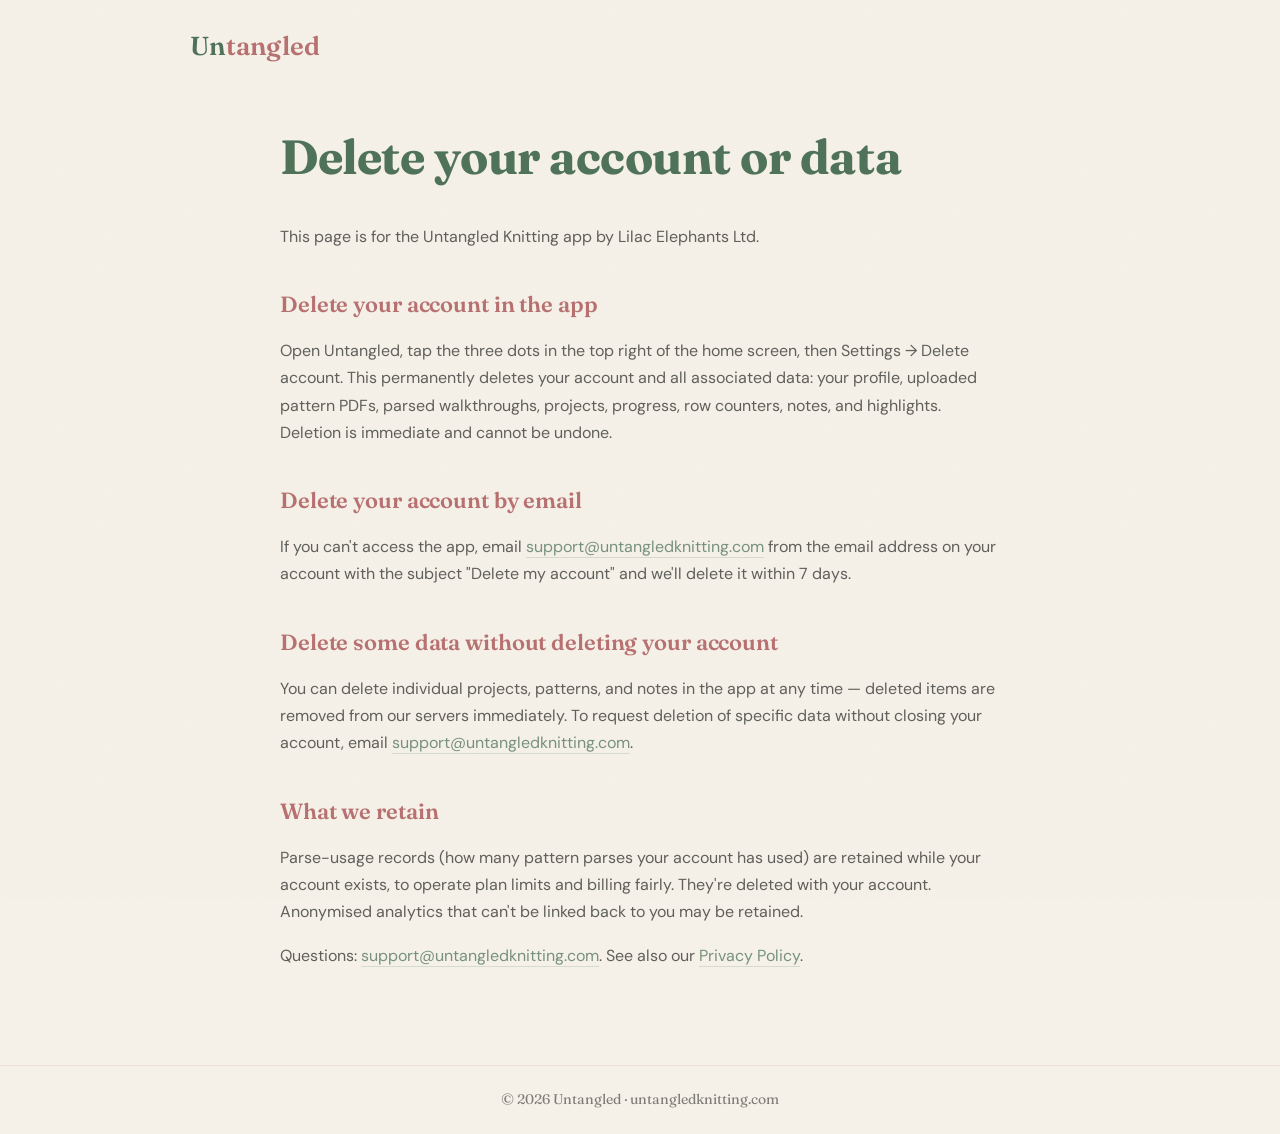
<file: delete-account/index.html>
<!DOCTYPE html>
<html lang="en">

<head>
  <meta charset="UTF-8">
  <meta name="viewport" content="width=device-width, initial-scale=1.0">
  <title>Delete Your Account - Untangled</title>
  <link rel="icon" type="image/png" href="../assets/favicon.png">
  <link href="https://fonts.googleapis.com/css2?family=Fraunces:wght@400;500;600;700&family=DM+Sans:wght@300;400;500&display=swap" rel="stylesheet">
  <link rel="stylesheet" href="../assets/styles.css">
</head>

<body>

  <nav>
    <a class="wordmark" href="/">Un<span>tangled</span></a>
  </nav>

  <div class="container">
    <h1>Delete your account or data</h1>

    <p>This page is for the Untangled Knitting app by Lilac Elephants Ltd.</p>

    <h2>Delete your account in the app</h2>

    <p>Open Untangled, tap the three dots in the top right of the home screen, then Settings &rarr; Delete account. This
      permanently deletes your account and all associated data: your profile, uploaded pattern PDFs, parsed
      walkthroughs, projects, progress, row counters, notes, and highlights. Deletion is immediate and cannot be
      undone.</p>

    <h2>Delete your account by email</h2>

    <p>If you can't access the app, email <a href="mailto:support@untangledknitting.com">support@untangledknitting.com</a>
      from the email address on your account with the subject "Delete my account" and we'll delete it within 7 days.</p>

    <h2>Delete some data without deleting your account</h2>

    <p>You can delete individual projects, patterns, and notes in the app at any time &mdash; deleted items are removed
      from our servers immediately. To request deletion of specific data without closing your account, email
      <a href="mailto:support@untangledknitting.com">support@untangledknitting.com</a>.</p>

    <h2>What we retain</h2>

    <p>Parse-usage records (how many pattern parses your account has used) are retained while your account exists, to
      operate plan limits and billing fairly. They're deleted with your account. Anonymised analytics that can't be
      linked back to you may be retained.</p>

    <p>Questions: <a href="mailto:support@untangledknitting.com">support@untangledknitting.com</a>. See also our
      <a href="/privacy-policy/">Privacy Policy</a>.</p>

  </div>

  <footer>© 2026 Untangled · untangledknitting.com</footer>

</body>

</html>
</file>
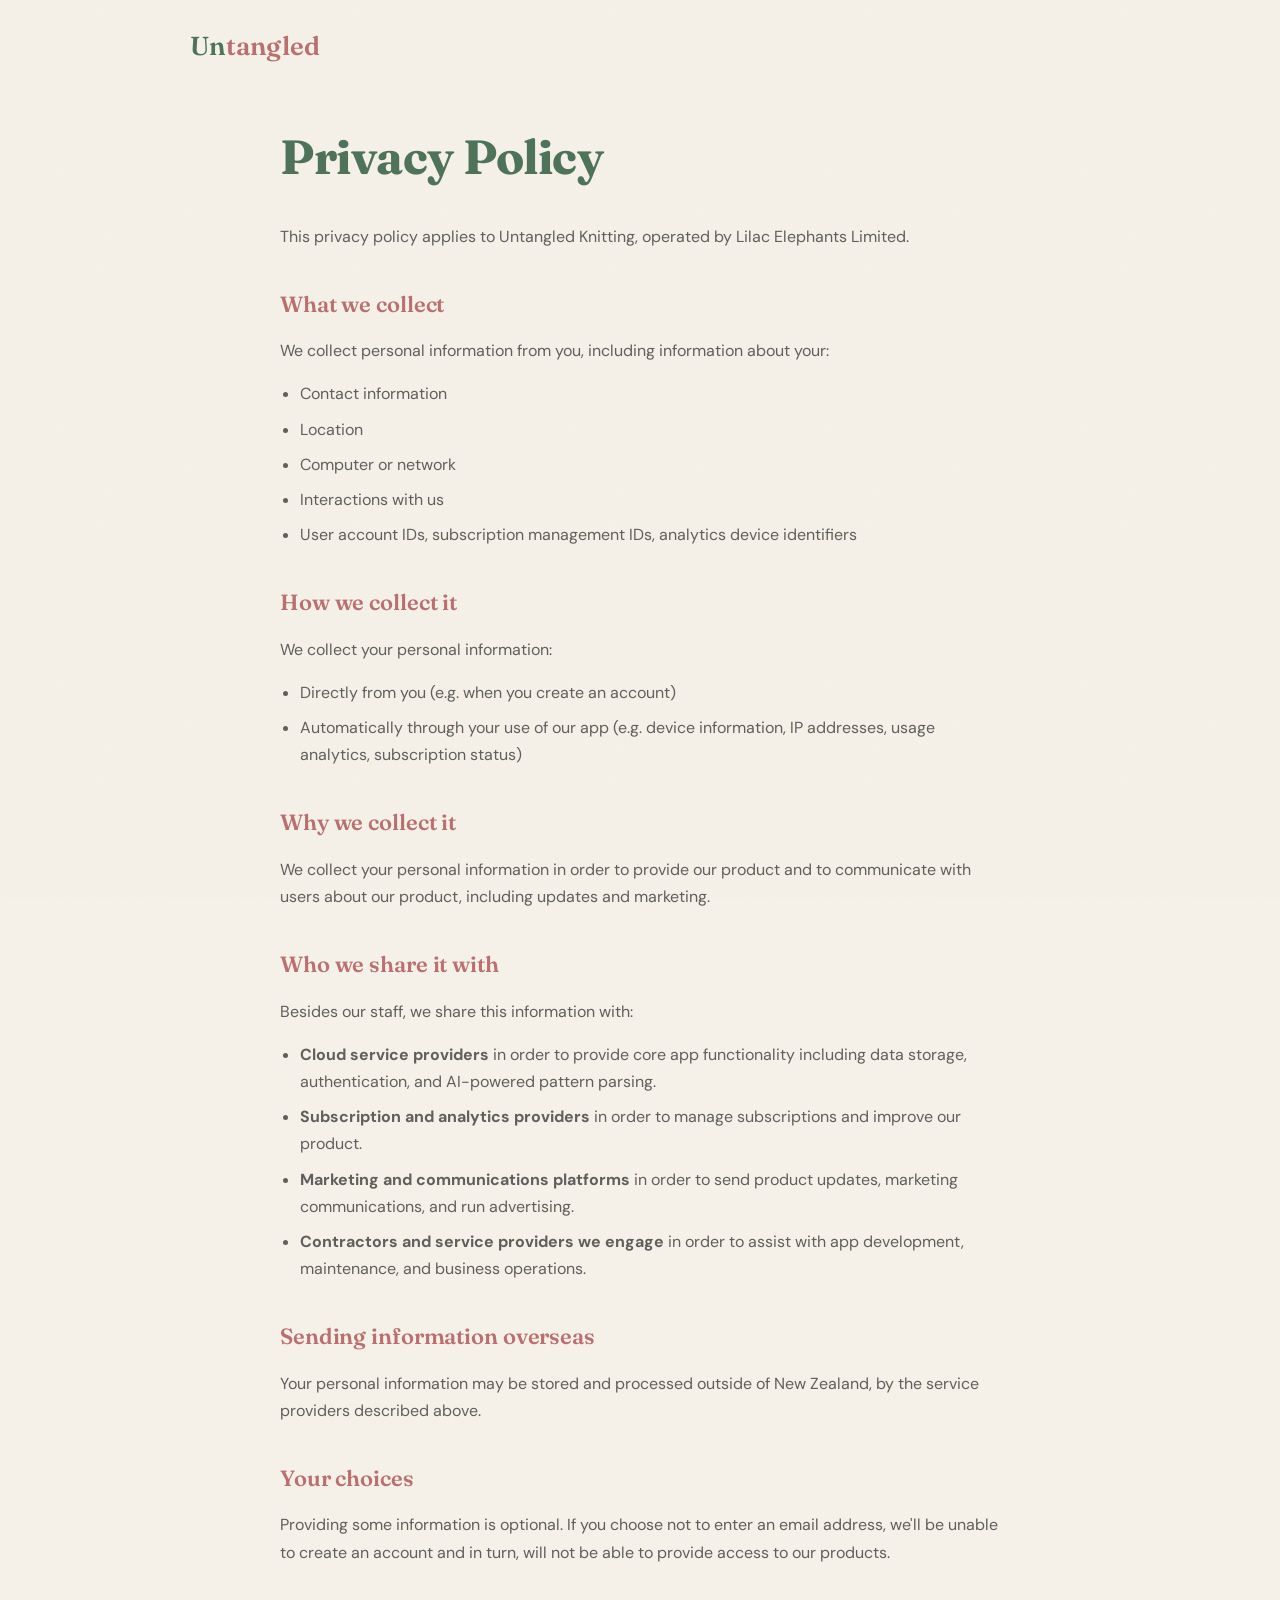
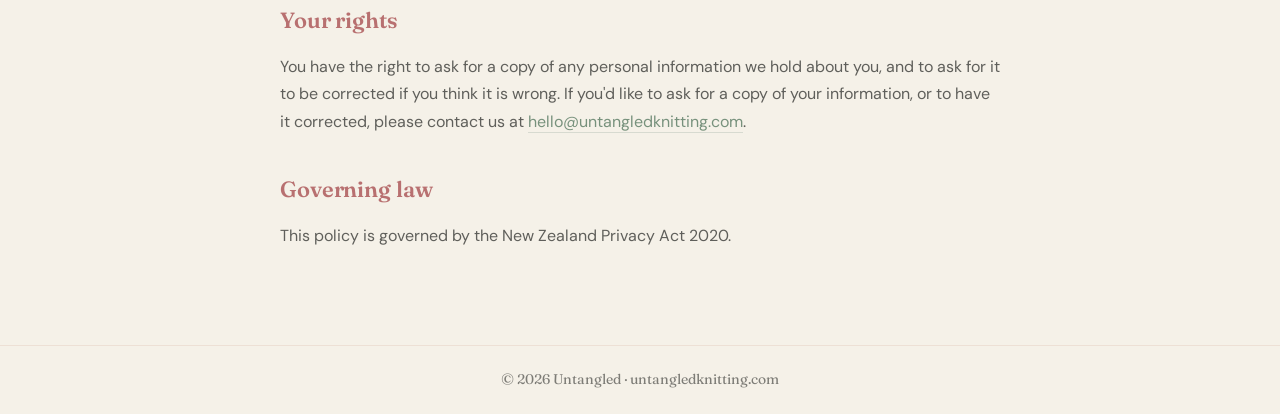
<file: privacy-policy/index.html>
<!DOCTYPE html>
<html lang="en">

<head>
  <meta charset="UTF-8">
  <meta name="viewport" content="width=device-width, initial-scale=1.0">
  <title>Privacy Policy - Untangled</title>
  <link rel="icon" type="image/png" href="../assets/favicon.png">
  <link href="https://fonts.googleapis.com/css2?family=Fraunces:wght@400;500;600;700&family=DM+Sans:wght@300;400;500&display=swap" rel="stylesheet">
  <link rel="stylesheet" href="../assets/styles.css">
</head>

<body>

  <nav>
    <a class="wordmark" href="/">Un<span>tangled</span></a>
  </nav>

  <div class="container">
    <h1>Privacy Policy</h1>

    <p>This privacy policy applies to Untangled Knitting, operated by Lilac Elephants Limited.</p>

    <h2>What we collect</h2>

    <p>We collect personal information from you, including information about your:</p>

    <ul>
      <li>Contact information</li>
      <li>Location</li>
      <li>Computer or network</li>
      <li>Interactions with us</li>
      <li>User account IDs, subscription management IDs, analytics device identifiers</li>
    </ul>

    <h2>How we collect it</h2>

    <p>We collect your personal information:</p>

    <ul>
      <li>Directly from you (e.g. when you create an account)</li>
      <li>Automatically through your use of our app (e.g. device information, IP addresses, usage analytics,
        subscription status)</li>
    </ul>

    <h2>Why we collect it</h2>

    <p>We collect your personal information in order to provide our product and to communicate with users about our
      product, including updates and marketing.</p>

    <h2>Who we share it with</h2>

    <p>Besides our staff, we share this information with:</p>

    <ul>
      <li><strong>Cloud service providers</strong> in order to provide core app functionality including data storage,
        authentication, and AI-powered pattern parsing.</li>
      <li><strong>Subscription and analytics providers</strong> in order to manage subscriptions and improve our
        product.</li>
      <li><strong>Marketing and communications platforms</strong> in order to send product updates, marketing
        communications, and run advertising.</li>
      <li><strong>Contractors and service providers we engage</strong> in order to assist with app development,
        maintenance, and business operations.</li>
    </ul>

    <h2>Sending information overseas</h2>

    <p>Your personal information may be stored and processed outside of New Zealand, by
      the service providers described above.</p>

    <h2>Your choices</h2>

    <p>Providing some information is optional. If you choose not to enter an email address, we'll be unable to create an
      account and in turn, will not be able to provide access to our products.</p>

    <h2>Your rights</h2>

    <p>You have the right to ask for a copy of any personal information we hold about you, and to ask for it to be
      corrected if you think it is wrong. If you'd like to ask for a copy of your information, or to have it corrected,
      please contact us at <a href="mailto:hello@untangledknitting.com">hello@untangledknitting.com</a>.</p>

    <h2>Governing law</h2>

    <p>This policy is governed by the New Zealand Privacy Act 2020.</p>
  </div>

  <footer>© 2026 Untangled · untangledknitting.com</footer>

</body>

</html>
</file>
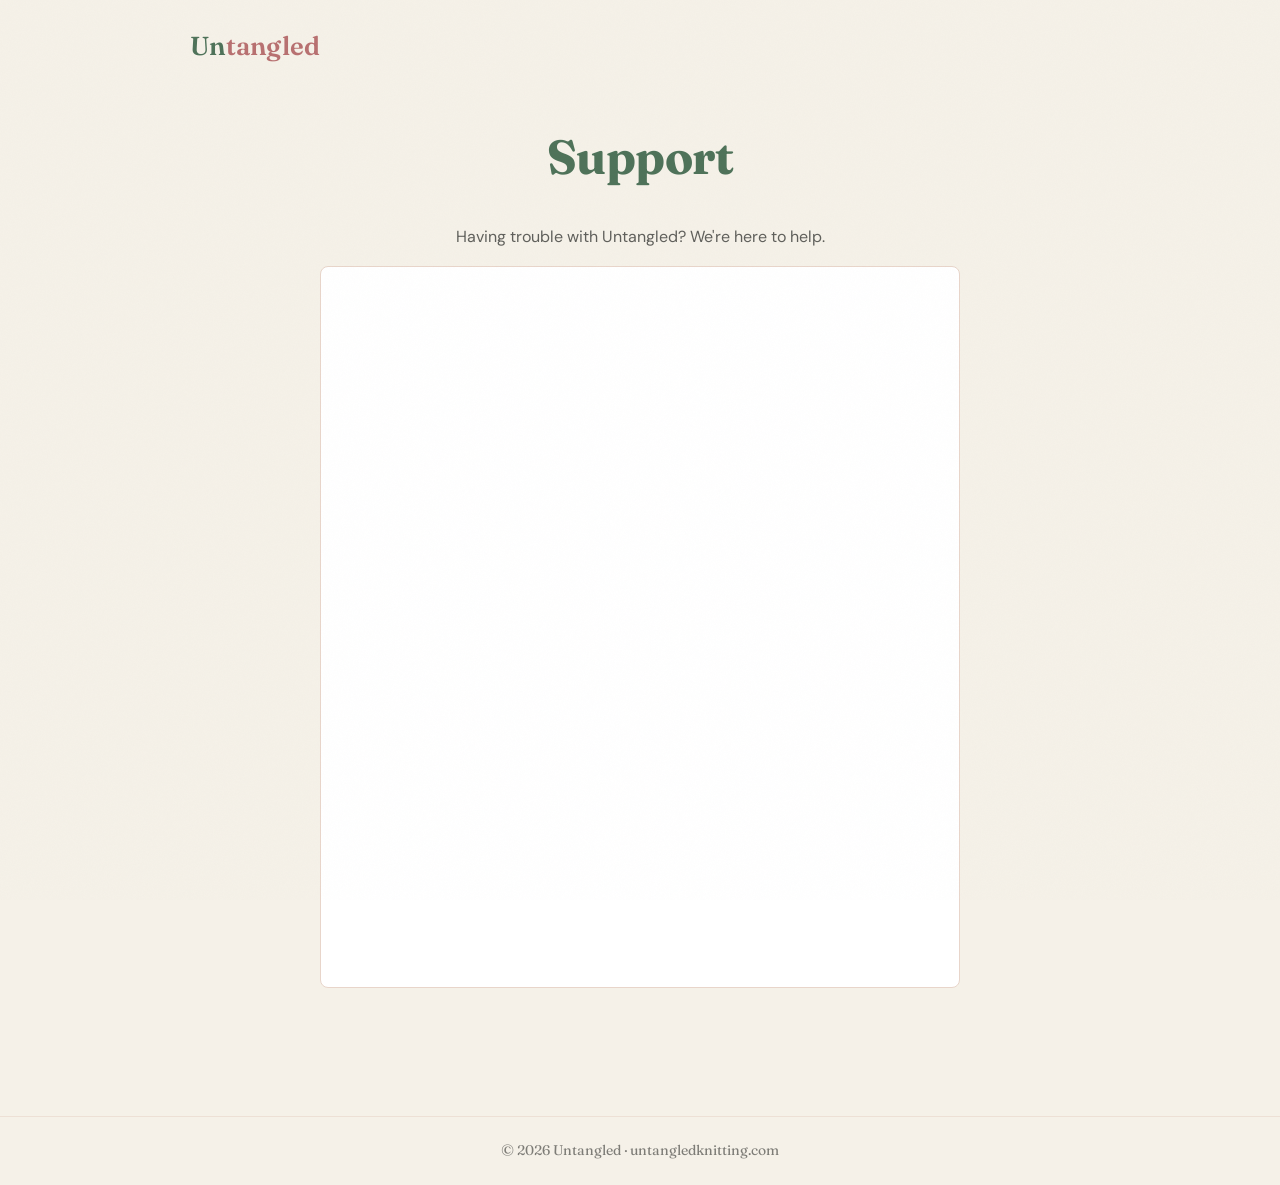
<file: support/index.html>
<!DOCTYPE html>
<html lang="en">

<head>
  <meta charset="UTF-8">
  <meta name="viewport" content="width=device-width, initial-scale=1.0">
  <title>Support - Untangled</title>
  <link rel="icon" type="image/png" href="../assets/favicon.png">
  <link href="https://fonts.googleapis.com/css2?family=Fraunces:wght@400;500;600;700&family=DM+Sans:wght@300;400;500&display=swap" rel="stylesheet">
  <link rel="stylesheet" href="../assets/styles.css">
  <style>
    .container {
      max-width: 720px;
      text-align: center;
    }

    .intro {
      font-size: 18px;
      opacity: 0.75;
      margin-bottom: 48px;
    }

    .form-wrap {
      background: var(--surface);
      border: 1px solid var(--border);
      border-radius: 8px;
      overflow: hidden;
      margin-bottom: 48px;
    }

    .form-wrap iframe {
      display: block;
      width: 100%;
      height: 720px;
      border: 0;
    }

    @media (max-width: 680px) {
      .intro { font-size: 17px; margin-bottom: 36px; }
      .form-wrap { margin-bottom: 36px; }
      .form-wrap iframe { height: 640px; }
    }
  </style>
</head>

<body>

  <nav>
    <a class="wordmark" href="/">Un<span>tangled</span></a>
  </nav>

  <div class="container">
    <h1>Support</h1>

    <p class="intro">Having trouble with Untangled? We're here to help.</p>

    <div class="form-wrap">
      <iframe src="https://forms.fillout.com/t/tvJJ6j87Eyus" title="Untangled support form" loading="lazy"></iframe>
    </div>

  </div>

  <footer>© 2026 Untangled · untangledknitting.com</footer>

</body>

</html>
</file>
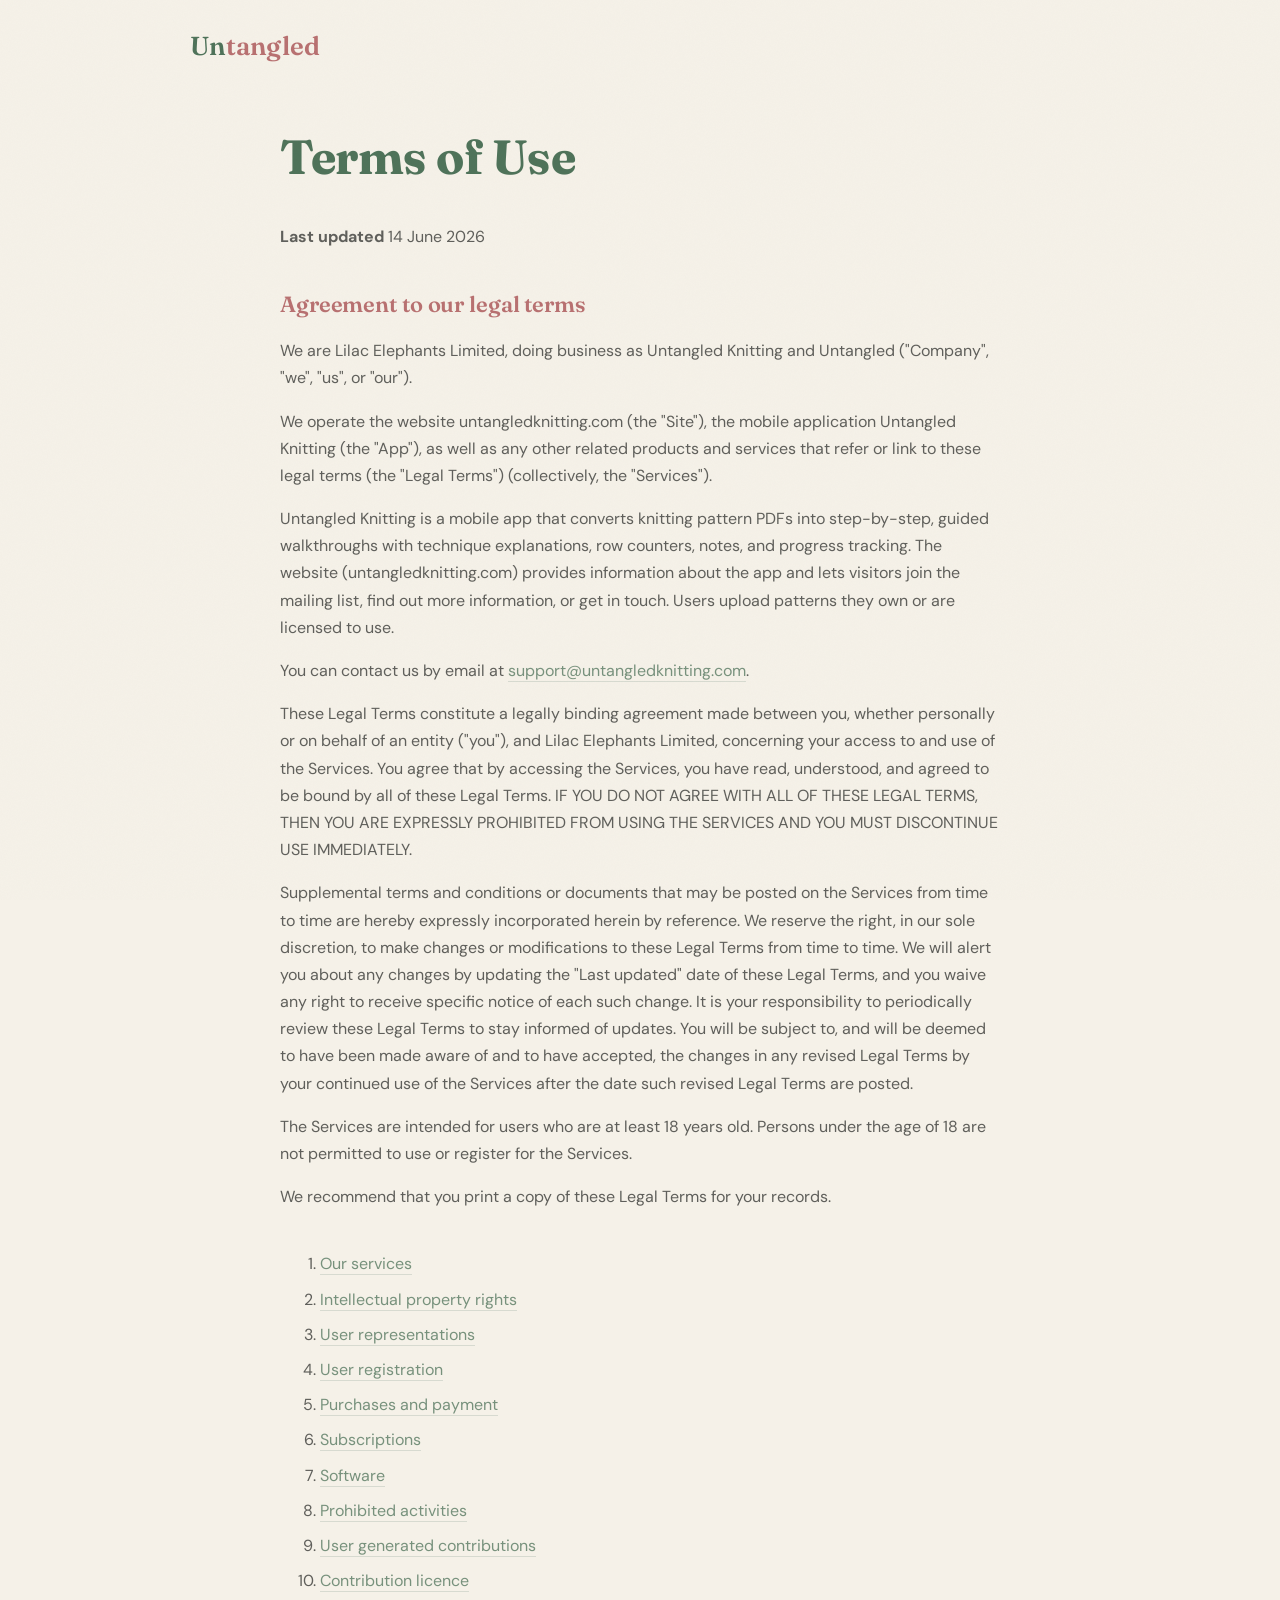
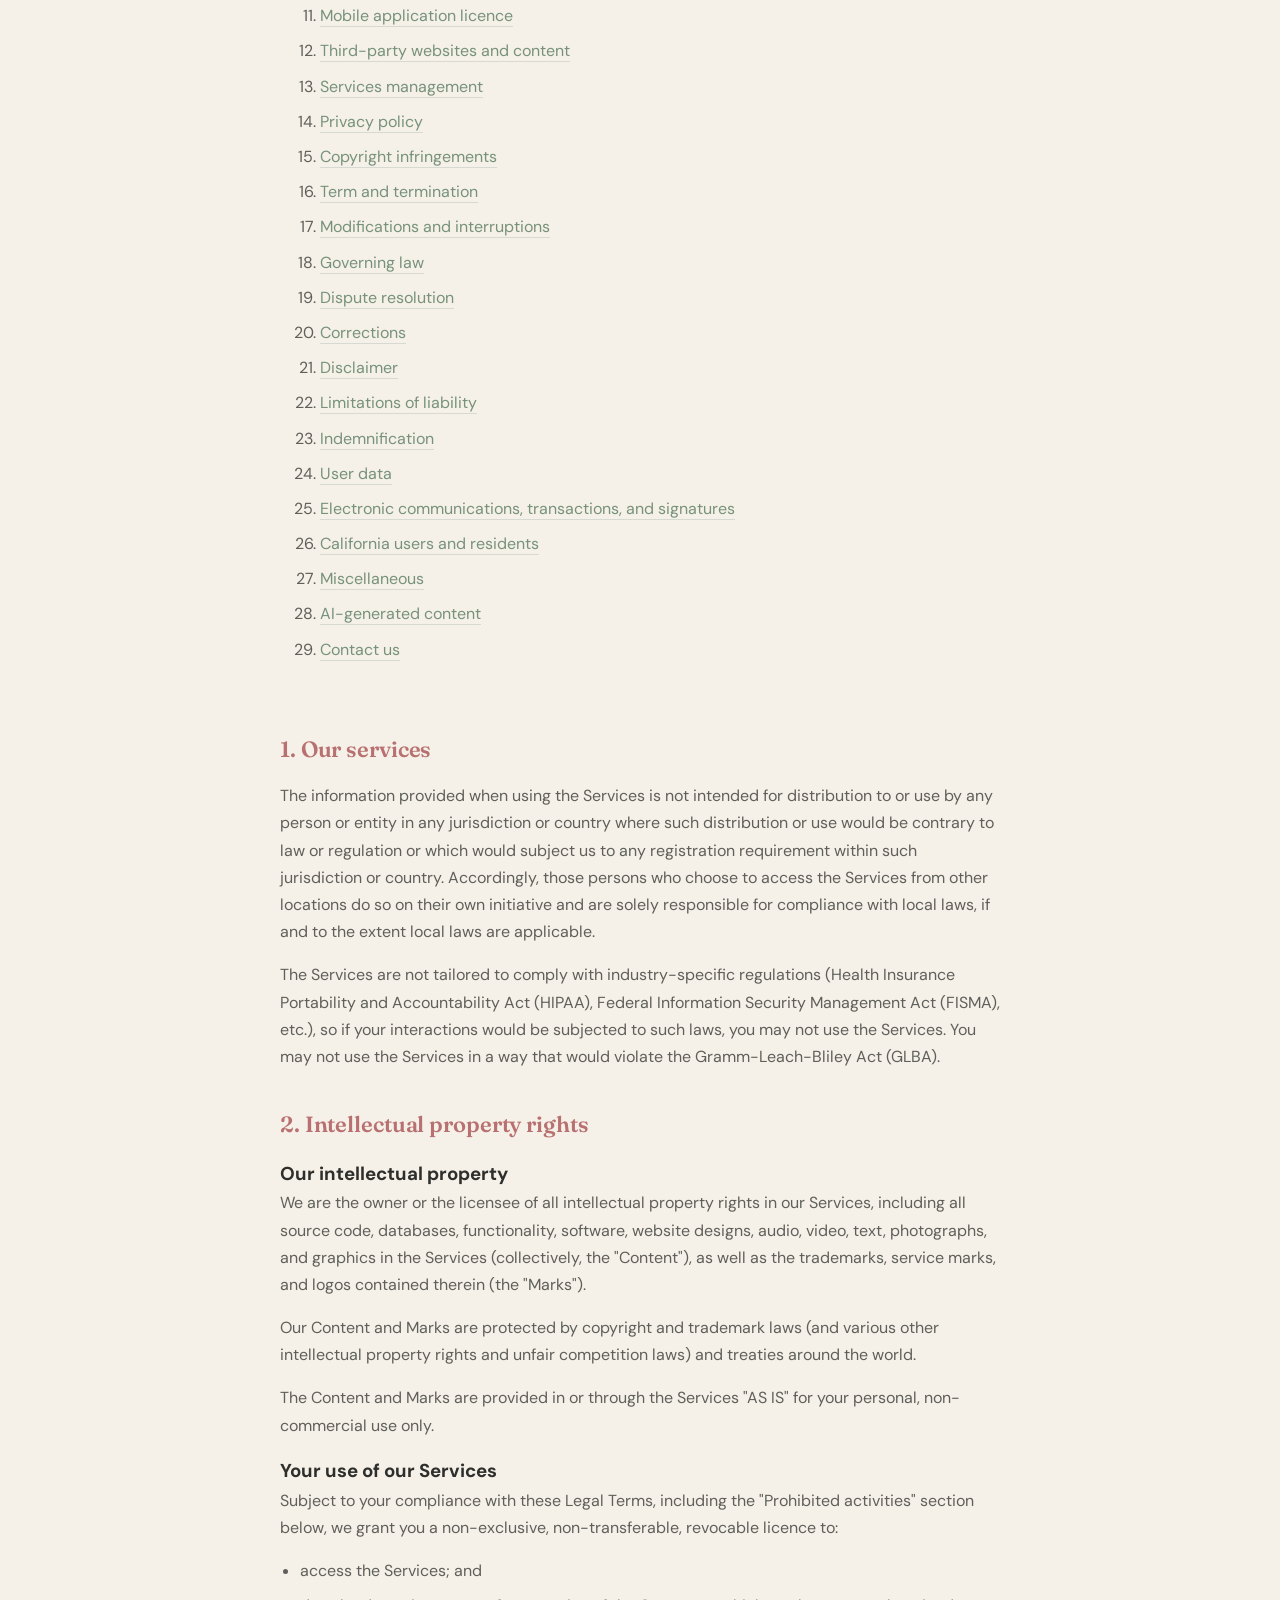
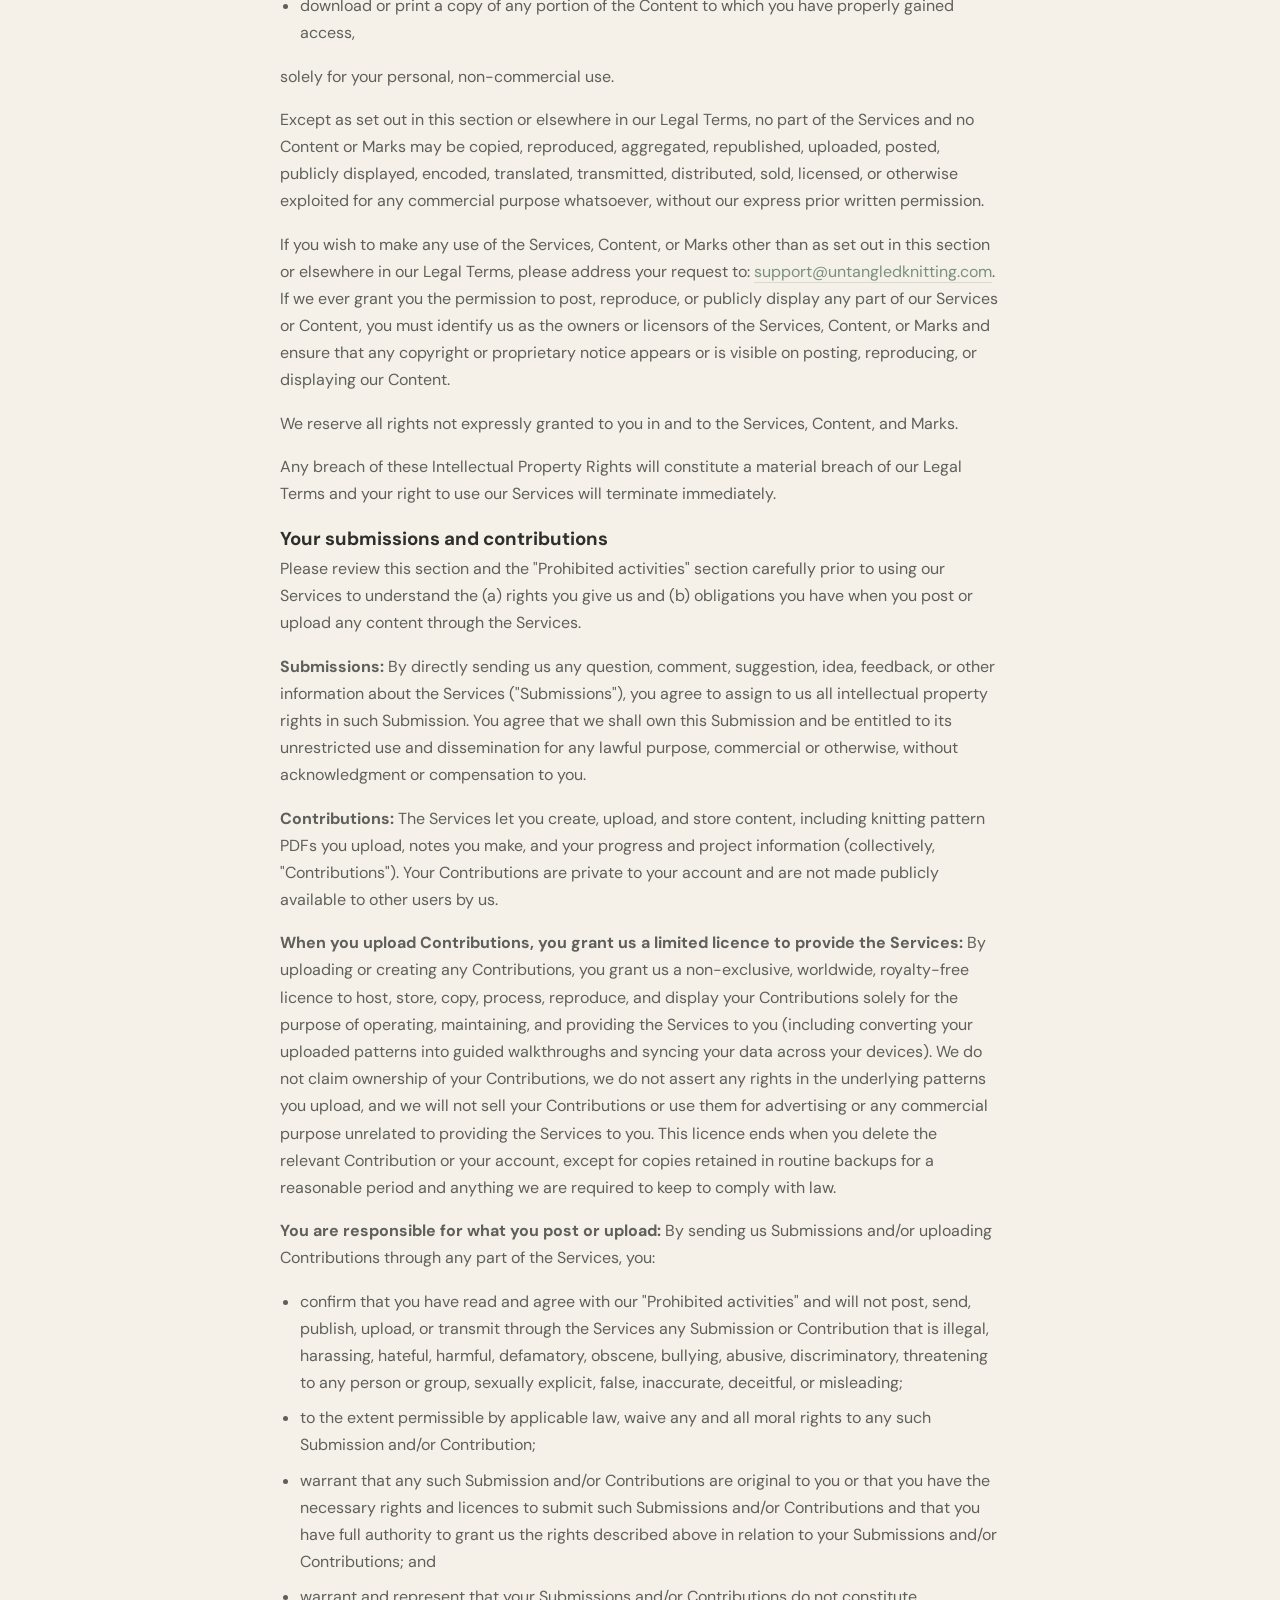
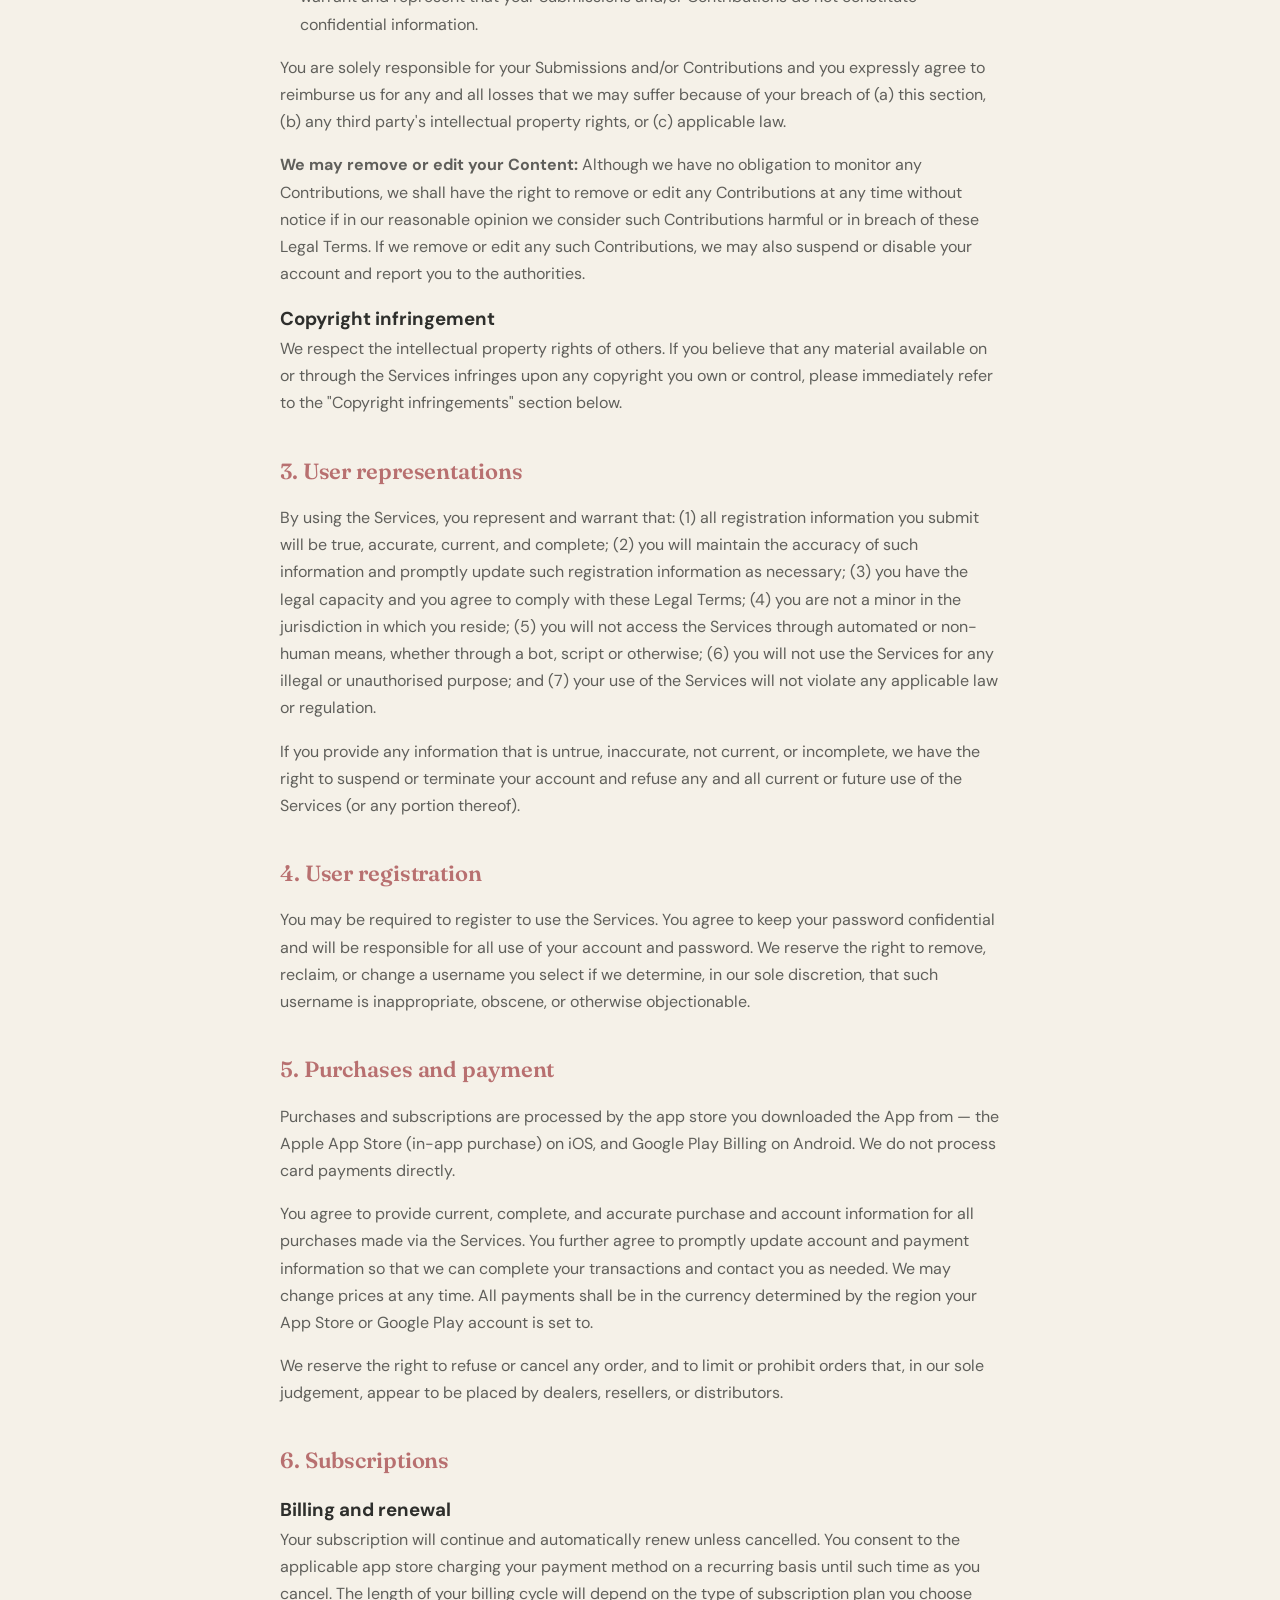
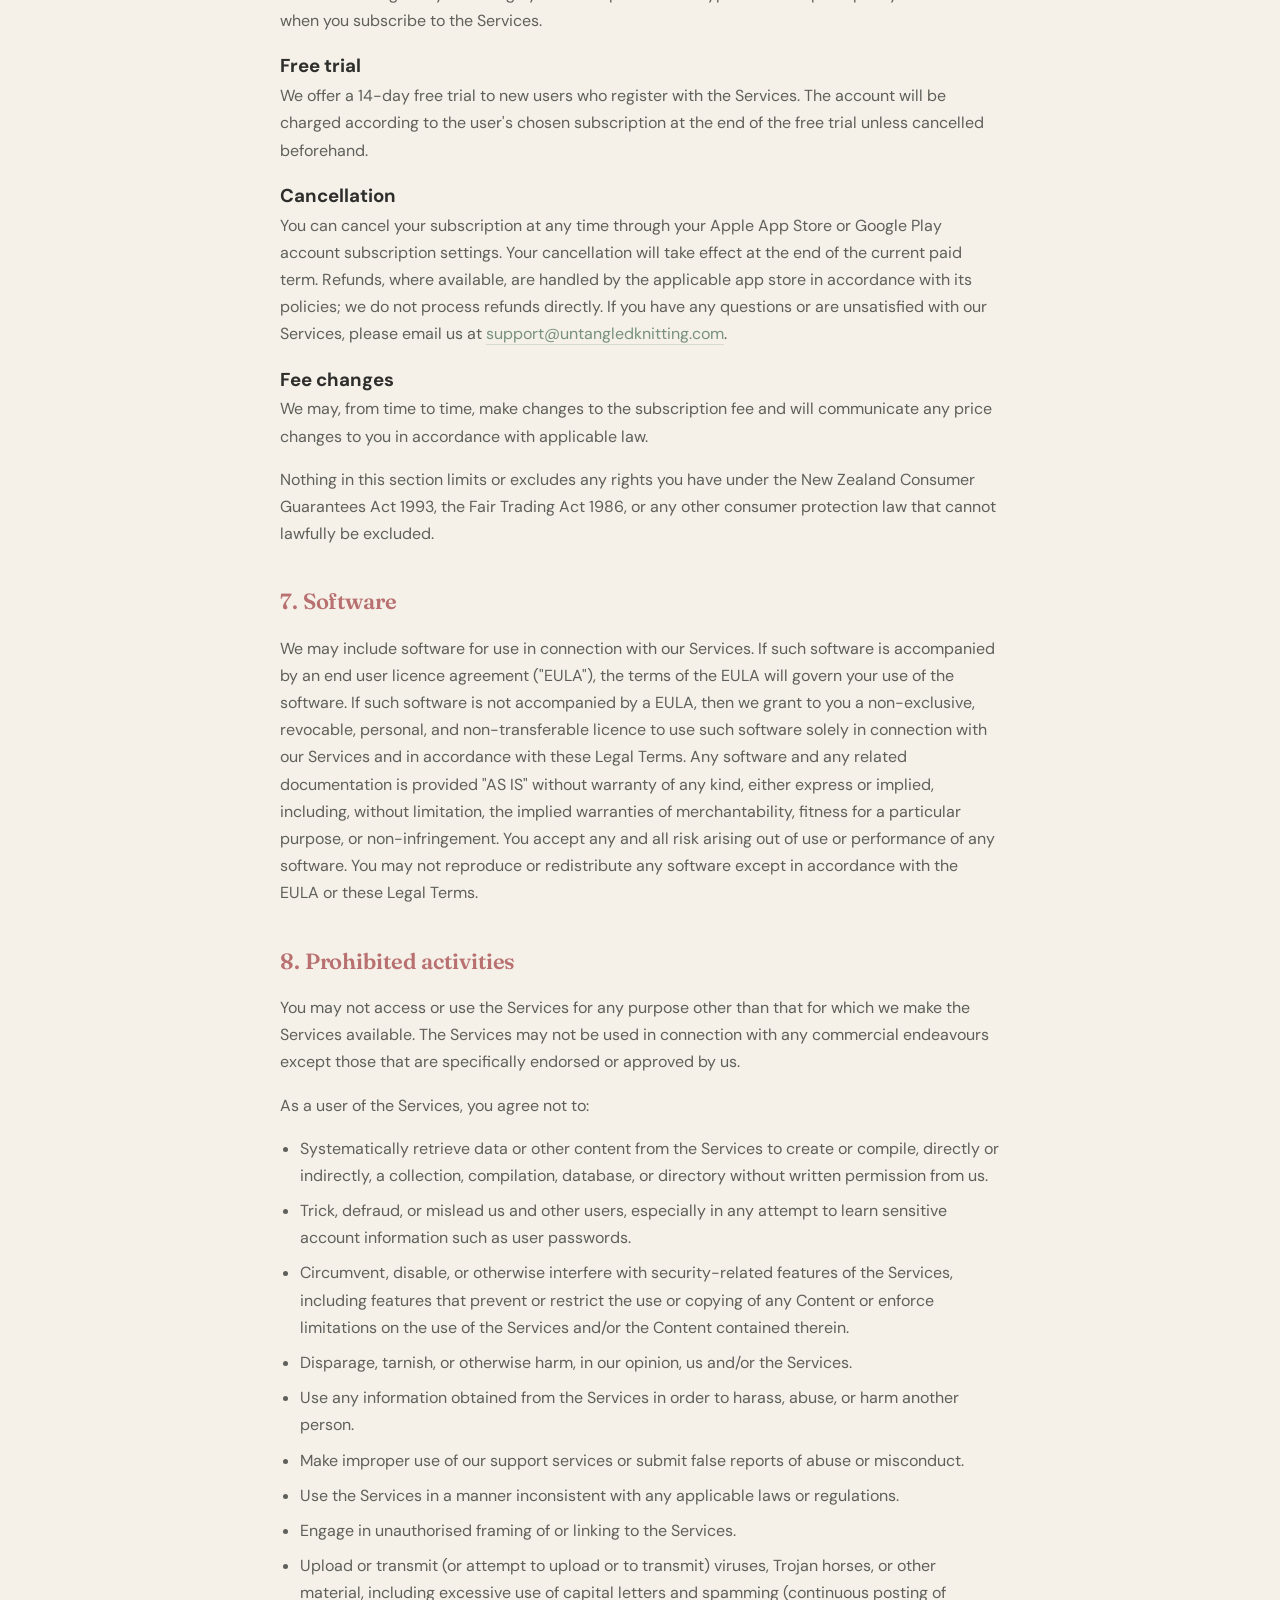
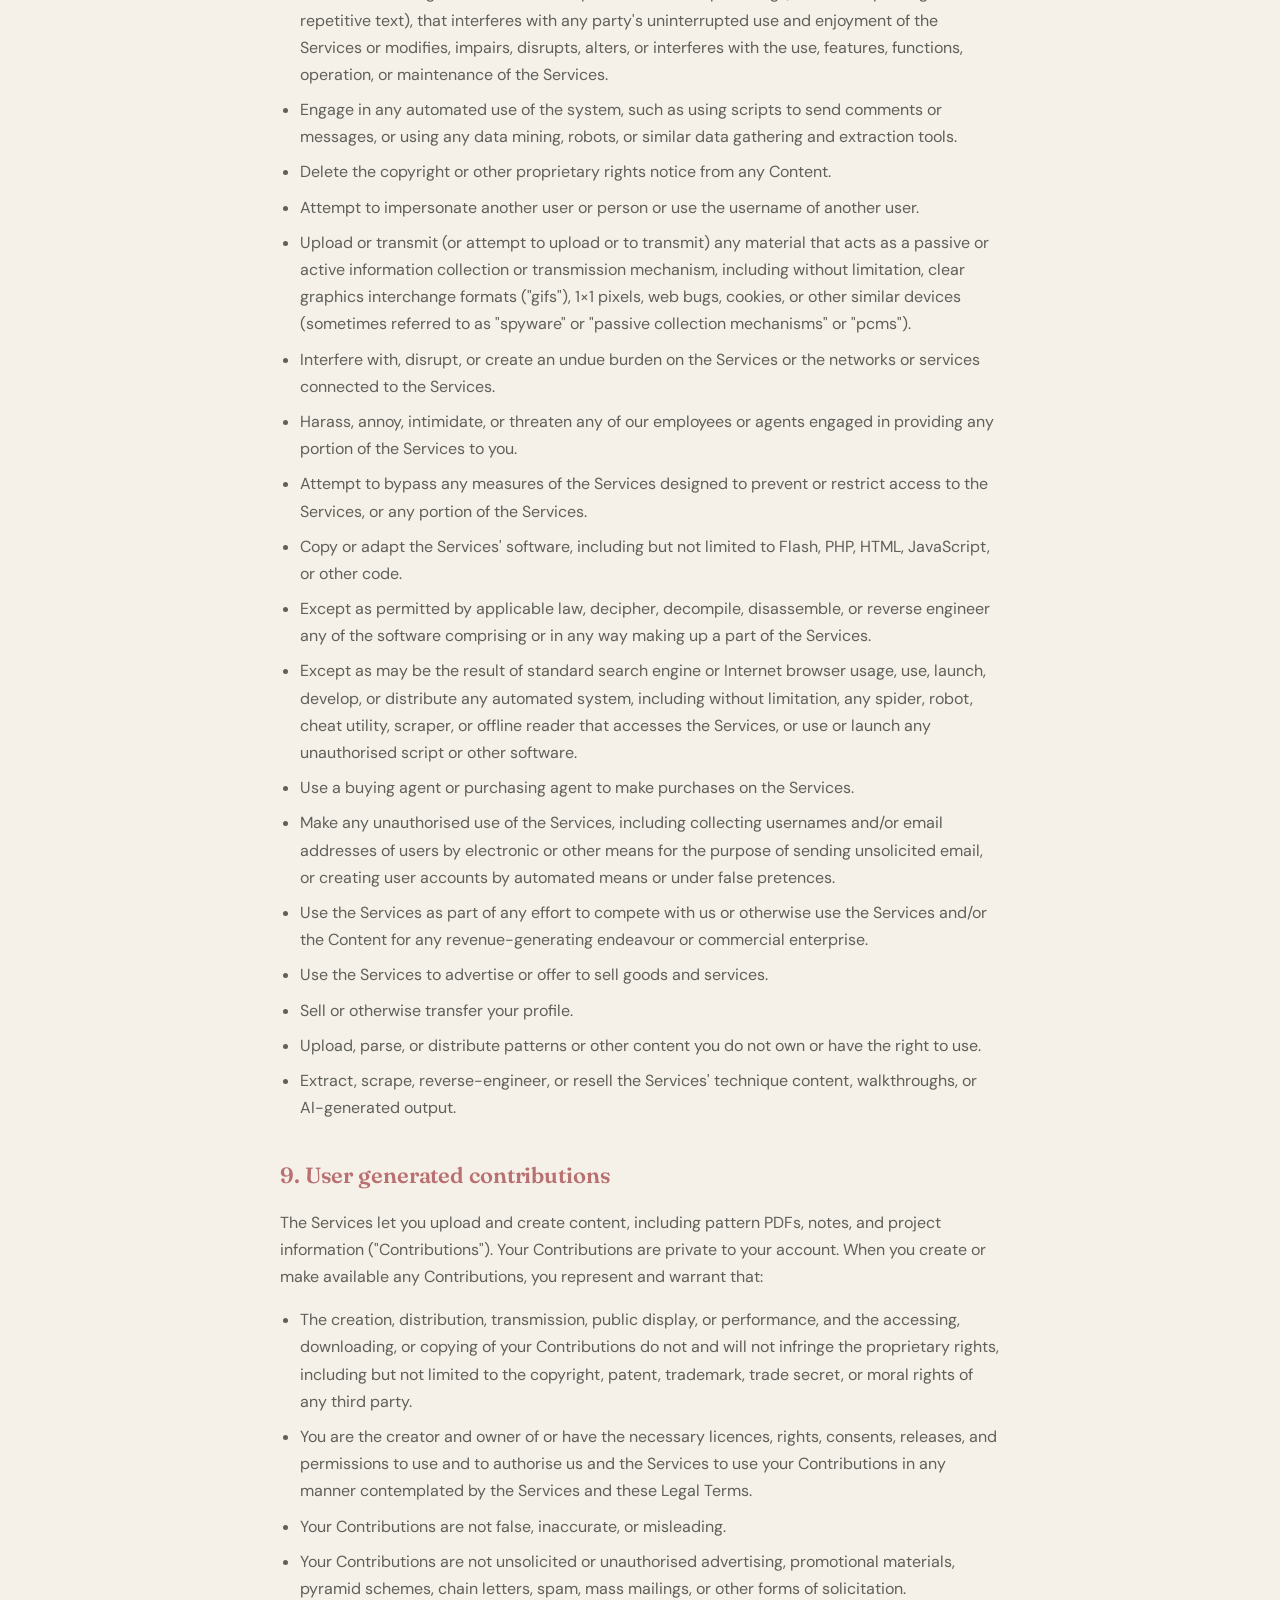
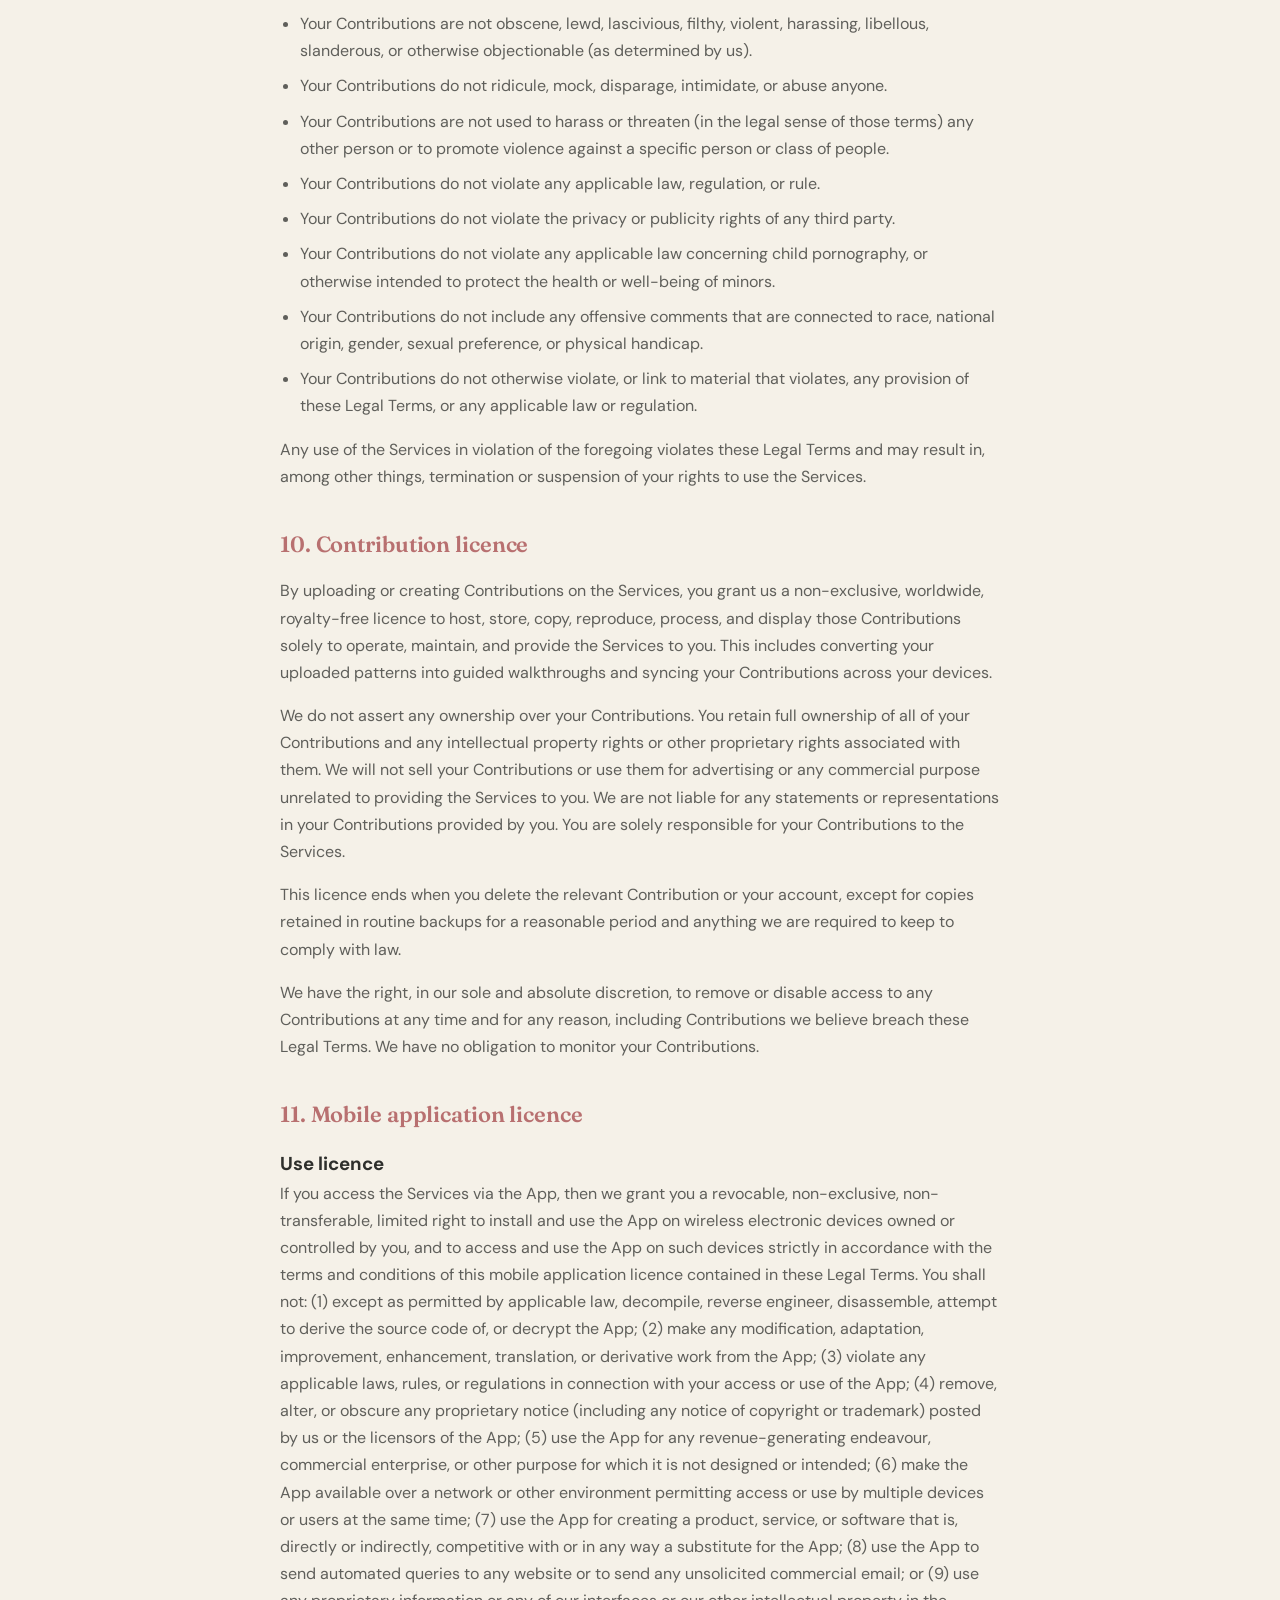
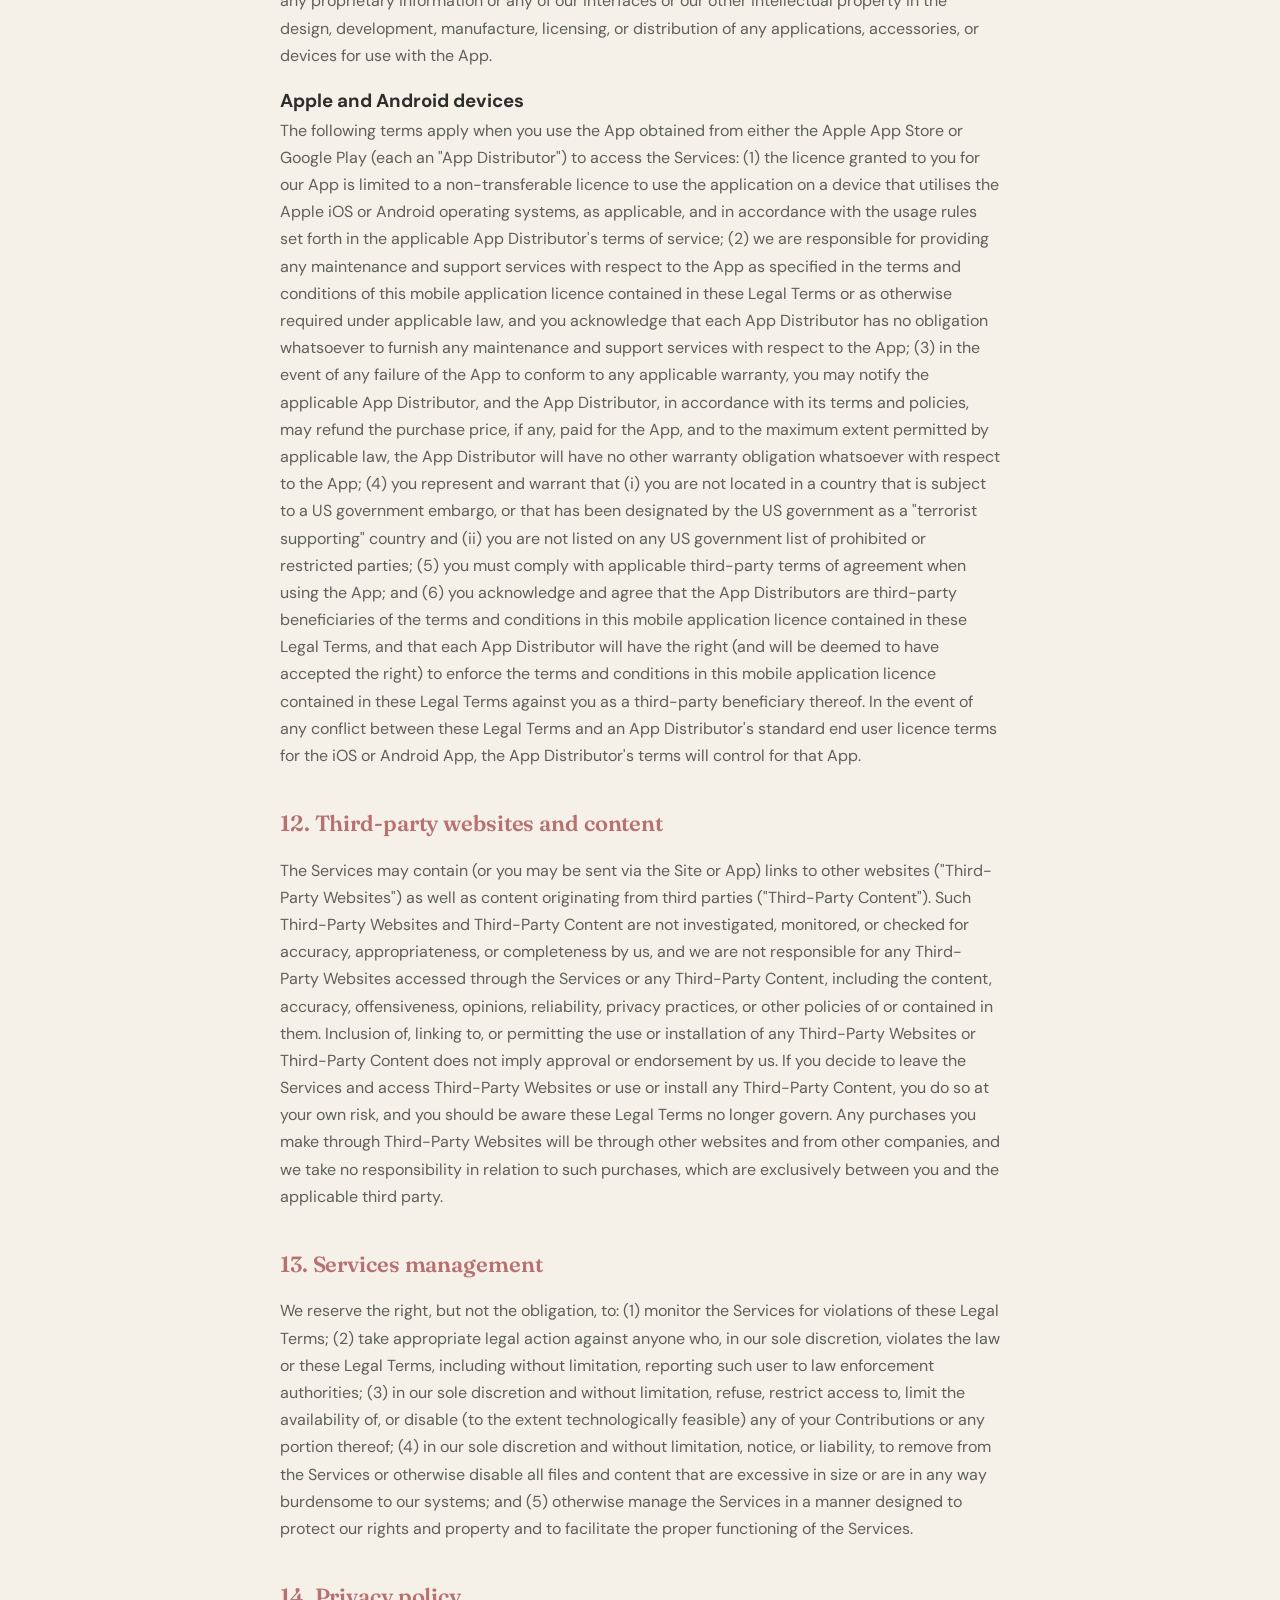
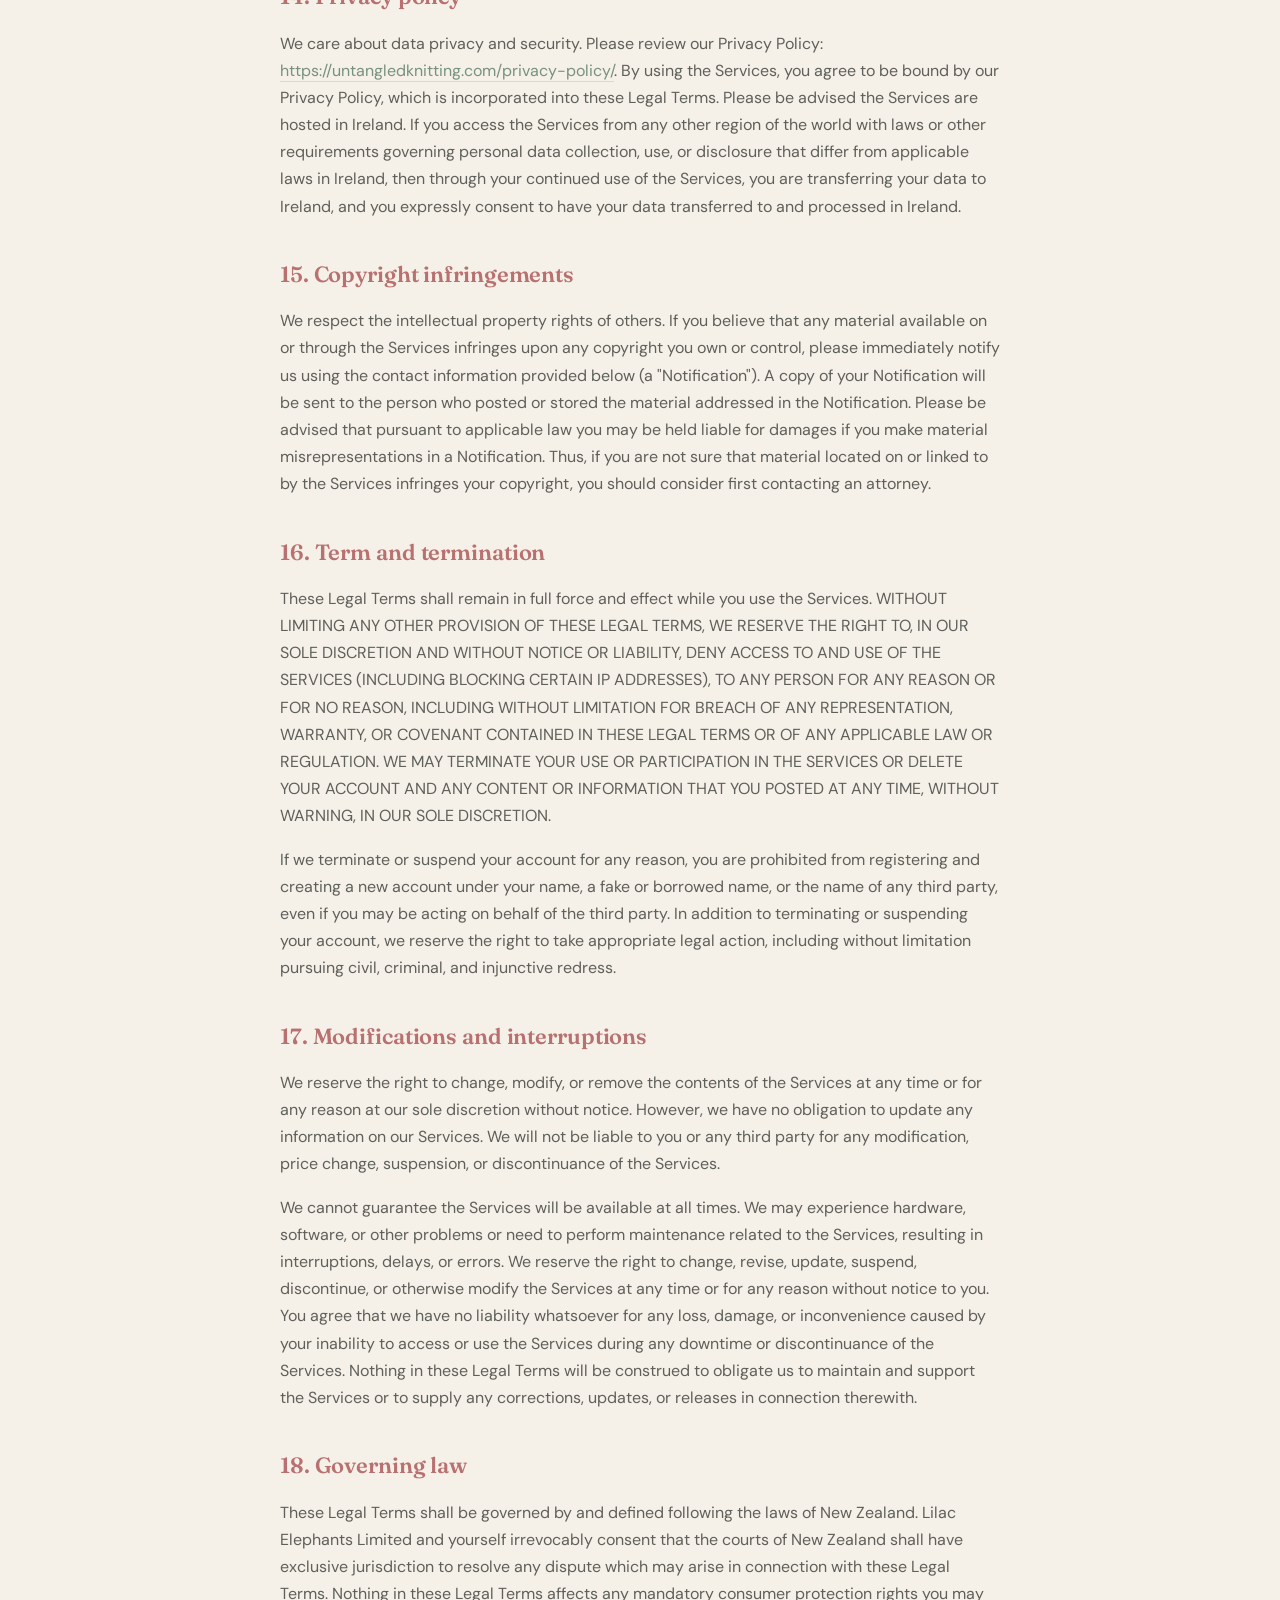
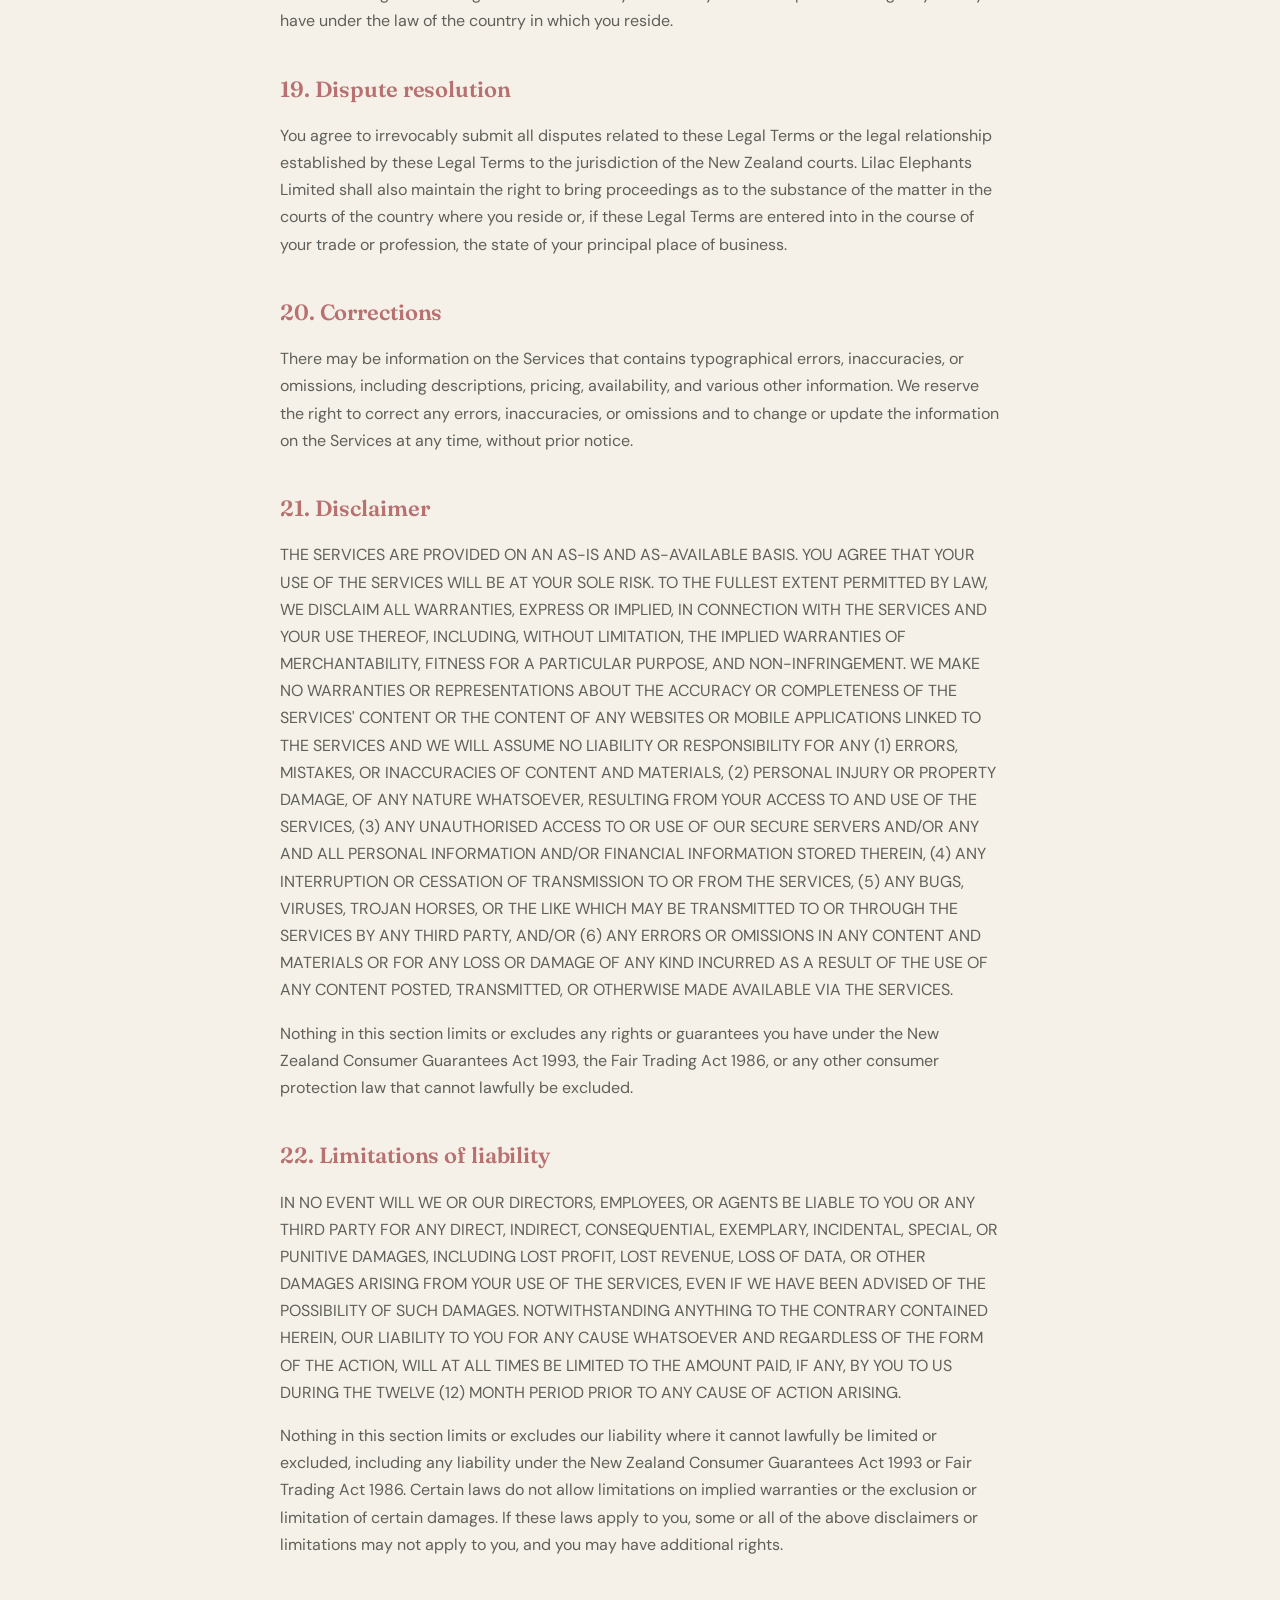
<file: terms-of-use/index.html>
<!DOCTYPE html>
<html lang="en">

<head>
  <meta charset="UTF-8">
  <meta name="viewport" content="width=device-width, initial-scale=1.0">
  <title>Terms of Use - Untangled</title>
  <link rel="icon" type="image/png" href="../assets/favicon.png">
  <link href="https://fonts.googleapis.com/css2?family=Fraunces:wght@400;500;600;700&family=DM+Sans:wght@300;400;500&display=swap" rel="stylesheet">
  <link rel="stylesheet" href="../assets/styles.css">
</head>

<body>

  <nav>
    <a class="wordmark" href="/">Un<span>tangled</span></a>
  </nav>

  <div class="container">
    <h1>Terms of Use</h1>
<p><strong>Last updated</strong> 14 June 2026</p>

<h2 id="agreement">Agreement to our legal terms</h2>
<p>We are Lilac Elephants Limited, doing business as Untangled Knitting and Untangled ("Company", "we", "us", or "our").</p>
<p>We operate the website untangledknitting.com (the "Site"), the mobile application Untangled Knitting (the "App"), as well as any other related products and services that refer or link to these legal terms (the "Legal Terms") (collectively, the "Services").</p>
<p>Untangled Knitting is a mobile app that converts knitting pattern PDFs into step-by-step, guided walkthroughs with technique explanations, row counters, notes, and progress tracking. The website (untangledknitting.com) provides information about the app and lets visitors join the mailing list, find out more information, or get in touch. Users upload patterns they own or are licensed to use.</p>
<p>You can contact us by email at <a href="mailto:support@untangledknitting.com">support@untangledknitting.com</a>.</p>
<p>These Legal Terms constitute a legally binding agreement made between you, whether personally or on behalf of an entity ("you"), and Lilac Elephants Limited, concerning your access to and use of the Services. You agree that by accessing the Services, you have read, understood, and agreed to be bound by all of these Legal Terms. IF YOU DO NOT AGREE WITH ALL OF THESE LEGAL TERMS, THEN YOU ARE EXPRESSLY PROHIBITED FROM USING THE SERVICES AND YOU MUST DISCONTINUE USE IMMEDIATELY.</p>
<p>Supplemental terms and conditions or documents that may be posted on the Services from time to time are hereby expressly incorporated herein by reference. We reserve the right, in our sole discretion, to make changes or modifications to these Legal Terms from time to time. We will alert you about any changes by updating the "Last updated" date of these Legal Terms, and you waive any right to receive specific notice of each such change. It is your responsibility to periodically review these Legal Terms to stay informed of updates. You will be subject to, and will be deemed to have been made aware of and to have accepted, the changes in any revised Legal Terms by your continued use of the Services after the date such revised Legal Terms are posted.</p>
<p>The Services are intended for users who are at least 18 years old. Persons under the age of 18 are not permitted to use or register for the Services.</p>
<p>We recommend that you print a copy of these Legal Terms for your records.</p>

<nav class="toc">
<ol>
  <li><a href="#services">Our services</a></li>
  <li><a href="#ip">Intellectual property rights</a></li>
  <li><a href="#userreps">User representations</a></li>
  <li><a href="#userreg">User registration</a></li>
  <li><a href="#purchases">Purchases and payment</a></li>
  <li><a href="#subscriptions">Subscriptions</a></li>
  <li><a href="#software">Software</a></li>
  <li><a href="#prohibited">Prohibited activities</a></li>
  <li><a href="#ugc">User generated contributions</a></li>
  <li><a href="#license">Contribution licence</a></li>
  <li><a href="#mobile">Mobile application licence</a></li>
  <li><a href="#thirdparty">Third-party websites and content</a></li>
  <li><a href="#sitemanage">Services management</a></li>
  <li><a href="#privacy">Privacy policy</a></li>
  <li><a href="#copyright">Copyright infringements</a></li>
  <li><a href="#terms">Term and termination</a></li>
  <li><a href="#modifications">Modifications and interruptions</a></li>
  <li><a href="#law">Governing law</a></li>
  <li><a href="#disputes">Dispute resolution</a></li>
  <li><a href="#corrections">Corrections</a></li>
  <li><a href="#disclaimer">Disclaimer</a></li>
  <li><a href="#liability">Limitations of liability</a></li>
  <li><a href="#indemnification">Indemnification</a></li>
  <li><a href="#userdata">User data</a></li>
  <li><a href="#electronic">Electronic communications, transactions, and signatures</a></li>
  <li><a href="#california">California users and residents</a></li>
  <li><a href="#misc">Miscellaneous</a></li>
  <li><a href="#ai">AI-generated content</a></li>
  <li><a href="#contact">Contact us</a></li>
</ol>
</nav>

<h2 id="services">1. Our services</h2>
<p>The information provided when using the Services is not intended for distribution to or use by any person or entity in any jurisdiction or country where such distribution or use would be contrary to law or regulation or which would subject us to any registration requirement within such jurisdiction or country. Accordingly, those persons who choose to access the Services from other locations do so on their own initiative and are solely responsible for compliance with local laws, if and to the extent local laws are applicable.</p>
<p>The Services are not tailored to comply with industry-specific regulations (Health Insurance Portability and Accountability Act (HIPAA), Federal Information Security Management Act (FISMA), etc.), so if your interactions would be subjected to such laws, you may not use the Services. You may not use the Services in a way that would violate the Gramm-Leach-Bliley Act (GLBA).</p>

<h2 id="ip">2. Intellectual property rights</h2>
<h3>Our intellectual property</h3>
<p>We are the owner or the licensee of all intellectual property rights in our Services, including all source code, databases, functionality, software, website designs, audio, video, text, photographs, and graphics in the Services (collectively, the "Content"), as well as the trademarks, service marks, and logos contained therein (the "Marks").</p>
<p>Our Content and Marks are protected by copyright and trademark laws (and various other intellectual property rights and unfair competition laws) and treaties around the world.</p>
<p>The Content and Marks are provided in or through the Services "AS IS" for your personal, non-commercial use only.</p>
<h3>Your use of our Services</h3>
<p>Subject to your compliance with these Legal Terms, including the "Prohibited activities" section below, we grant you a non-exclusive, non-transferable, revocable licence to:</p>
<ul>
  <li>access the Services; and</li>
  <li>download or print a copy of any portion of the Content to which you have properly gained access,</li>
</ul>
<p>solely for your personal, non-commercial use.</p>
<p>Except as set out in this section or elsewhere in our Legal Terms, no part of the Services and no Content or Marks may be copied, reproduced, aggregated, republished, uploaded, posted, publicly displayed, encoded, translated, transmitted, distributed, sold, licensed, or otherwise exploited for any commercial purpose whatsoever, without our express prior written permission.</p>
<p>If you wish to make any use of the Services, Content, or Marks other than as set out in this section or elsewhere in our Legal Terms, please address your request to: <a href="mailto:support@untangledknitting.com">support@untangledknitting.com</a>. If we ever grant you the permission to post, reproduce, or publicly display any part of our Services or Content, you must identify us as the owners or licensors of the Services, Content, or Marks and ensure that any copyright or proprietary notice appears or is visible on posting, reproducing, or displaying our Content.</p>
<p>We reserve all rights not expressly granted to you in and to the Services, Content, and Marks.</p>
<p>Any breach of these Intellectual Property Rights will constitute a material breach of our Legal Terms and your right to use our Services will terminate immediately.</p>
<h3>Your submissions and contributions</h3>
<p>Please review this section and the "Prohibited activities" section carefully prior to using our Services to understand the (a) rights you give us and (b) obligations you have when you post or upload any content through the Services.</p>
<p><strong>Submissions:</strong> By directly sending us any question, comment, suggestion, idea, feedback, or other information about the Services ("Submissions"), you agree to assign to us all intellectual property rights in such Submission. You agree that we shall own this Submission and be entitled to its unrestricted use and dissemination for any lawful purpose, commercial or otherwise, without acknowledgment or compensation to you.</p>
<p><strong>Contributions:</strong> The Services let you create, upload, and store content, including knitting pattern PDFs you upload, notes you make, and your progress and project information (collectively, "Contributions"). Your Contributions are private to your account and are not made publicly available to other users by us.</p>
<p><strong>When you upload Contributions, you grant us a limited licence to provide the Services:</strong> By uploading or creating any Contributions, you grant us a non-exclusive, worldwide, royalty-free licence to host, store, copy, process, reproduce, and display your Contributions solely for the purpose of operating, maintaining, and providing the Services to you (including converting your uploaded patterns into guided walkthroughs and syncing your data across your devices). We do not claim ownership of your Contributions, we do not assert any rights in the underlying patterns you upload, and we will not sell your Contributions or use them for advertising or any commercial purpose unrelated to providing the Services to you. This licence ends when you delete the relevant Contribution or your account, except for copies retained in routine backups for a reasonable period and anything we are required to keep to comply with law.</p>
<p><strong>You are responsible for what you post or upload:</strong> By sending us Submissions and/or uploading Contributions through any part of the Services, you:</p>
<ul>
  <li>confirm that you have read and agree with our "Prohibited activities" and will not post, send, publish, upload, or transmit through the Services any Submission or Contribution that is illegal, harassing, hateful, harmful, defamatory, obscene, bullying, abusive, discriminatory, threatening to any person or group, sexually explicit, false, inaccurate, deceitful, or misleading;</li>
  <li>to the extent permissible by applicable law, waive any and all moral rights to any such Submission and/or Contribution;</li>
  <li>warrant that any such Submission and/or Contributions are original to you or that you have the necessary rights and licences to submit such Submissions and/or Contributions and that you have full authority to grant us the rights described above in relation to your Submissions and/or Contributions; and</li>
  <li>warrant and represent that your Submissions and/or Contributions do not constitute confidential information.</li>
</ul>
<p>You are solely responsible for your Submissions and/or Contributions and you expressly agree to reimburse us for any and all losses that we may suffer because of your breach of (a) this section, (b) any third party's intellectual property rights, or (c) applicable law.</p>
<p><strong>We may remove or edit your Content:</strong> Although we have no obligation to monitor any Contributions, we shall have the right to remove or edit any Contributions at any time without notice if in our reasonable opinion we consider such Contributions harmful or in breach of these Legal Terms. If we remove or edit any such Contributions, we may also suspend or disable your account and report you to the authorities.</p>
<h3>Copyright infringement</h3>
<p>We respect the intellectual property rights of others. If you believe that any material available on or through the Services infringes upon any copyright you own or control, please immediately refer to the "Copyright infringements" section below.</p>

<h2 id="userreps">3. User representations</h2>
<p>By using the Services, you represent and warrant that: (1) all registration information you submit will be true, accurate, current, and complete; (2) you will maintain the accuracy of such information and promptly update such registration information as necessary; (3) you have the legal capacity and you agree to comply with these Legal Terms; (4) you are not a minor in the jurisdiction in which you reside; (5) you will not access the Services through automated or non-human means, whether through a bot, script or otherwise; (6) you will not use the Services for any illegal or unauthorised purpose; and (7) your use of the Services will not violate any applicable law or regulation.</p>
<p>If you provide any information that is untrue, inaccurate, not current, or incomplete, we have the right to suspend or terminate your account and refuse any and all current or future use of the Services (or any portion thereof).</p>

<h2 id="userreg">4. User registration</h2>
<p>You may be required to register to use the Services. You agree to keep your password confidential and will be responsible for all use of your account and password. We reserve the right to remove, reclaim, or change a username you select if we determine, in our sole discretion, that such username is inappropriate, obscene, or otherwise objectionable.</p>

<h2 id="purchases">5. Purchases and payment</h2>
<p>Purchases and subscriptions are processed by the app store you downloaded the App from — the Apple App Store (in-app purchase) on iOS, and Google Play Billing on Android. We do not process card payments directly.</p>
<p>You agree to provide current, complete, and accurate purchase and account information for all purchases made via the Services. You further agree to promptly update account and payment information so that we can complete your transactions and contact you as needed. We may change prices at any time. All payments shall be in the currency determined by the region your App Store or Google Play account is set to.</p>
<p>We reserve the right to refuse or cancel any order, and to limit or prohibit orders that, in our sole judgement, appear to be placed by dealers, resellers, or distributors.</p>

<h2 id="subscriptions">6. Subscriptions</h2>
<h3>Billing and renewal</h3>
<p>Your subscription will continue and automatically renew unless cancelled. You consent to the applicable app store charging your payment method on a recurring basis until such time as you cancel. The length of your billing cycle will depend on the type of subscription plan you choose when you subscribe to the Services.</p>
<h3>Free trial</h3>
<p>We offer a 14-day free trial to new users who register with the Services. The account will be charged according to the user's chosen subscription at the end of the free trial unless cancelled beforehand.</p>
<h3>Cancellation</h3>
<p>You can cancel your subscription at any time through your Apple App Store or Google Play account subscription settings. Your cancellation will take effect at the end of the current paid term. Refunds, where available, are handled by the applicable app store in accordance with its policies; we do not process refunds directly. If you have any questions or are unsatisfied with our Services, please email us at <a href="mailto:support@untangledknitting.com">support@untangledknitting.com</a>.</p>
<h3>Fee changes</h3>
<p>We may, from time to time, make changes to the subscription fee and will communicate any price changes to you in accordance with applicable law.</p>
<p>Nothing in this section limits or excludes any rights you have under the New Zealand Consumer Guarantees Act 1993, the Fair Trading Act 1986, or any other consumer protection law that cannot lawfully be excluded.</p>

<h2 id="software">7. Software</h2>
<p>We may include software for use in connection with our Services. If such software is accompanied by an end user licence agreement ("EULA"), the terms of the EULA will govern your use of the software. If such software is not accompanied by a EULA, then we grant to you a non-exclusive, revocable, personal, and non-transferable licence to use such software solely in connection with our Services and in accordance with these Legal Terms. Any software and any related documentation is provided "AS IS" without warranty of any kind, either express or implied, including, without limitation, the implied warranties of merchantability, fitness for a particular purpose, or non-infringement. You accept any and all risk arising out of use or performance of any software. You may not reproduce or redistribute any software except in accordance with the EULA or these Legal Terms.</p>

<h2 id="prohibited">8. Prohibited activities</h2>
<p>You may not access or use the Services for any purpose other than that for which we make the Services available. The Services may not be used in connection with any commercial endeavours except those that are specifically endorsed or approved by us.</p>
<p>As a user of the Services, you agree not to:</p>
<ul>
  <li>Systematically retrieve data or other content from the Services to create or compile, directly or indirectly, a collection, compilation, database, or directory without written permission from us.</li>
  <li>Trick, defraud, or mislead us and other users, especially in any attempt to learn sensitive account information such as user passwords.</li>
  <li>Circumvent, disable, or otherwise interfere with security-related features of the Services, including features that prevent or restrict the use or copying of any Content or enforce limitations on the use of the Services and/or the Content contained therein.</li>
  <li>Disparage, tarnish, or otherwise harm, in our opinion, us and/or the Services.</li>
  <li>Use any information obtained from the Services in order to harass, abuse, or harm another person.</li>
  <li>Make improper use of our support services or submit false reports of abuse or misconduct.</li>
  <li>Use the Services in a manner inconsistent with any applicable laws or regulations.</li>
  <li>Engage in unauthorised framing of or linking to the Services.</li>
  <li>Upload or transmit (or attempt to upload or to transmit) viruses, Trojan horses, or other material, including excessive use of capital letters and spamming (continuous posting of repetitive text), that interferes with any party's uninterrupted use and enjoyment of the Services or modifies, impairs, disrupts, alters, or interferes with the use, features, functions, operation, or maintenance of the Services.</li>
  <li>Engage in any automated use of the system, such as using scripts to send comments or messages, or using any data mining, robots, or similar data gathering and extraction tools.</li>
  <li>Delete the copyright or other proprietary rights notice from any Content.</li>
  <li>Attempt to impersonate another user or person or use the username of another user.</li>
  <li>Upload or transmit (or attempt to upload or to transmit) any material that acts as a passive or active information collection or transmission mechanism, including without limitation, clear graphics interchange formats ("gifs"), 1×1 pixels, web bugs, cookies, or other similar devices (sometimes referred to as "spyware" or "passive collection mechanisms" or "pcms").</li>
  <li>Interfere with, disrupt, or create an undue burden on the Services or the networks or services connected to the Services.</li>
  <li>Harass, annoy, intimidate, or threaten any of our employees or agents engaged in providing any portion of the Services to you.</li>
  <li>Attempt to bypass any measures of the Services designed to prevent or restrict access to the Services, or any portion of the Services.</li>
  <li>Copy or adapt the Services' software, including but not limited to Flash, PHP, HTML, JavaScript, or other code.</li>
  <li>Except as permitted by applicable law, decipher, decompile, disassemble, or reverse engineer any of the software comprising or in any way making up a part of the Services.</li>
  <li>Except as may be the result of standard search engine or Internet browser usage, use, launch, develop, or distribute any automated system, including without limitation, any spider, robot, cheat utility, scraper, or offline reader that accesses the Services, or use or launch any unauthorised script or other software.</li>
  <li>Use a buying agent or purchasing agent to make purchases on the Services.</li>
  <li>Make any unauthorised use of the Services, including collecting usernames and/or email addresses of users by electronic or other means for the purpose of sending unsolicited email, or creating user accounts by automated means or under false pretences.</li>
  <li>Use the Services as part of any effort to compete with us or otherwise use the Services and/or the Content for any revenue-generating endeavour or commercial enterprise.</li>
  <li>Use the Services to advertise or offer to sell goods and services.</li>
  <li>Sell or otherwise transfer your profile.</li>
  <li>Upload, parse, or distribute patterns or other content you do not own or have the right to use.</li>
  <li>Extract, scrape, reverse-engineer, or resell the Services' technique content, walkthroughs, or AI-generated output.</li>
</ul>

<h2 id="ugc">9. User generated contributions</h2>
<p>The Services let you upload and create content, including pattern PDFs, notes, and project information ("Contributions"). Your Contributions are private to your account. When you create or make available any Contributions, you represent and warrant that:</p>
<ul>
  <li>The creation, distribution, transmission, public display, or performance, and the accessing, downloading, or copying of your Contributions do not and will not infringe the proprietary rights, including but not limited to the copyright, patent, trademark, trade secret, or moral rights of any third party.</li>
  <li>You are the creator and owner of or have the necessary licences, rights, consents, releases, and permissions to use and to authorise us and the Services to use your Contributions in any manner contemplated by the Services and these Legal Terms.</li>
  <li>Your Contributions are not false, inaccurate, or misleading.</li>
  <li>Your Contributions are not unsolicited or unauthorised advertising, promotional materials, pyramid schemes, chain letters, spam, mass mailings, or other forms of solicitation.</li>
  <li>Your Contributions are not obscene, lewd, lascivious, filthy, violent, harassing, libellous, slanderous, or otherwise objectionable (as determined by us).</li>
  <li>Your Contributions do not ridicule, mock, disparage, intimidate, or abuse anyone.</li>
  <li>Your Contributions are not used to harass or threaten (in the legal sense of those terms) any other person or to promote violence against a specific person or class of people.</li>
  <li>Your Contributions do not violate any applicable law, regulation, or rule.</li>
  <li>Your Contributions do not violate the privacy or publicity rights of any third party.</li>
  <li>Your Contributions do not violate any applicable law concerning child pornography, or otherwise intended to protect the health or well-being of minors.</li>
  <li>Your Contributions do not include any offensive comments that are connected to race, national origin, gender, sexual preference, or physical handicap.</li>
  <li>Your Contributions do not otherwise violate, or link to material that violates, any provision of these Legal Terms, or any applicable law or regulation.</li>
</ul>
<p>Any use of the Services in violation of the foregoing violates these Legal Terms and may result in, among other things, termination or suspension of your rights to use the Services.</p>

<h2 id="license">10. Contribution licence</h2>
<p>By uploading or creating Contributions on the Services, you grant us a non-exclusive, worldwide, royalty-free licence to host, store, copy, reproduce, process, and display those Contributions solely to operate, maintain, and provide the Services to you. This includes converting your uploaded patterns into guided walkthroughs and syncing your Contributions across your devices.</p>
<p>We do not assert any ownership over your Contributions. You retain full ownership of all of your Contributions and any intellectual property rights or other proprietary rights associated with them. We will not sell your Contributions or use them for advertising or any commercial purpose unrelated to providing the Services to you. We are not liable for any statements or representations in your Contributions provided by you. You are solely responsible for your Contributions to the Services.</p>
<p>This licence ends when you delete the relevant Contribution or your account, except for copies retained in routine backups for a reasonable period and anything we are required to keep to comply with law.</p>
<p>We have the right, in our sole and absolute discretion, to remove or disable access to any Contributions at any time and for any reason, including Contributions we believe breach these Legal Terms. We have no obligation to monitor your Contributions.</p>

<h2 id="mobile">11. Mobile application licence</h2>
<h3>Use licence</h3>
<p>If you access the Services via the App, then we grant you a revocable, non-exclusive, non-transferable, limited right to install and use the App on wireless electronic devices owned or controlled by you, and to access and use the App on such devices strictly in accordance with the terms and conditions of this mobile application licence contained in these Legal Terms. You shall not: (1) except as permitted by applicable law, decompile, reverse engineer, disassemble, attempt to derive the source code of, or decrypt the App; (2) make any modification, adaptation, improvement, enhancement, translation, or derivative work from the App; (3) violate any applicable laws, rules, or regulations in connection with your access or use of the App; (4) remove, alter, or obscure any proprietary notice (including any notice of copyright or trademark) posted by us or the licensors of the App; (5) use the App for any revenue-generating endeavour, commercial enterprise, or other purpose for which it is not designed or intended; (6) make the App available over a network or other environment permitting access or use by multiple devices or users at the same time; (7) use the App for creating a product, service, or software that is, directly or indirectly, competitive with or in any way a substitute for the App; (8) use the App to send automated queries to any website or to send any unsolicited commercial email; or (9) use any proprietary information or any of our interfaces or our other intellectual property in the design, development, manufacture, licensing, or distribution of any applications, accessories, or devices for use with the App.</p>
<h3>Apple and Android devices</h3>
<p>The following terms apply when you use the App obtained from either the Apple App Store or Google Play (each an "App Distributor") to access the Services: (1) the licence granted to you for our App is limited to a non-transferable licence to use the application on a device that utilises the Apple iOS or Android operating systems, as applicable, and in accordance with the usage rules set forth in the applicable App Distributor's terms of service; (2) we are responsible for providing any maintenance and support services with respect to the App as specified in the terms and conditions of this mobile application licence contained in these Legal Terms or as otherwise required under applicable law, and you acknowledge that each App Distributor has no obligation whatsoever to furnish any maintenance and support services with respect to the App; (3) in the event of any failure of the App to conform to any applicable warranty, you may notify the applicable App Distributor, and the App Distributor, in accordance with its terms and policies, may refund the purchase price, if any, paid for the App, and to the maximum extent permitted by applicable law, the App Distributor will have no other warranty obligation whatsoever with respect to the App; (4) you represent and warrant that (i) you are not located in a country that is subject to a US government embargo, or that has been designated by the US government as a "terrorist supporting" country and (ii) you are not listed on any US government list of prohibited or restricted parties; (5) you must comply with applicable third-party terms of agreement when using the App; and (6) you acknowledge and agree that the App Distributors are third-party beneficiaries of the terms and conditions in this mobile application licence contained in these Legal Terms, and that each App Distributor will have the right (and will be deemed to have accepted the right) to enforce the terms and conditions in this mobile application licence contained in these Legal Terms against you as a third-party beneficiary thereof. In the event of any conflict between these Legal Terms and an App Distributor's standard end user licence terms for the iOS or Android App, the App Distributor's terms will control for that App.</p>

<h2 id="thirdparty">12. Third-party websites and content</h2>
<p>The Services may contain (or you may be sent via the Site or App) links to other websites ("Third-Party Websites") as well as content originating from third parties ("Third-Party Content"). Such Third-Party Websites and Third-Party Content are not investigated, monitored, or checked for accuracy, appropriateness, or completeness by us, and we are not responsible for any Third-Party Websites accessed through the Services or any Third-Party Content, including the content, accuracy, offensiveness, opinions, reliability, privacy practices, or other policies of or contained in them. Inclusion of, linking to, or permitting the use or installation of any Third-Party Websites or Third-Party Content does not imply approval or endorsement by us. If you decide to leave the Services and access Third-Party Websites or use or install any Third-Party Content, you do so at your own risk, and you should be aware these Legal Terms no longer govern. Any purchases you make through Third-Party Websites will be through other websites and from other companies, and we take no responsibility in relation to such purchases, which are exclusively between you and the applicable third party.</p>

<h2 id="sitemanage">13. Services management</h2>
<p>We reserve the right, but not the obligation, to: (1) monitor the Services for violations of these Legal Terms; (2) take appropriate legal action against anyone who, in our sole discretion, violates the law or these Legal Terms, including without limitation, reporting such user to law enforcement authorities; (3) in our sole discretion and without limitation, refuse, restrict access to, limit the availability of, or disable (to the extent technologically feasible) any of your Contributions or any portion thereof; (4) in our sole discretion and without limitation, notice, or liability, to remove from the Services or otherwise disable all files and content that are excessive in size or are in any way burdensome to our systems; and (5) otherwise manage the Services in a manner designed to protect our rights and property and to facilitate the proper functioning of the Services.</p>

<h2 id="privacy">14. Privacy policy</h2>
<p>We care about data privacy and security. Please review our Privacy Policy: <a href="https://untangledknitting.com/privacy-policy/">https://untangledknitting.com/privacy-policy/</a>. By using the Services, you agree to be bound by our Privacy Policy, which is incorporated into these Legal Terms. Please be advised the Services are hosted in Ireland. If you access the Services from any other region of the world with laws or other requirements governing personal data collection, use, or disclosure that differ from applicable laws in Ireland, then through your continued use of the Services, you are transferring your data to Ireland, and you expressly consent to have your data transferred to and processed in Ireland.</p>

<h2 id="copyright">15. Copyright infringements</h2>
<p>We respect the intellectual property rights of others. If you believe that any material available on or through the Services infringes upon any copyright you own or control, please immediately notify us using the contact information provided below (a "Notification"). A copy of your Notification will be sent to the person who posted or stored the material addressed in the Notification. Please be advised that pursuant to applicable law you may be held liable for damages if you make material misrepresentations in a Notification. Thus, if you are not sure that material located on or linked to by the Services infringes your copyright, you should consider first contacting an attorney.</p>

<h2 id="terms">16. Term and termination</h2>
<p>These Legal Terms shall remain in full force and effect while you use the Services. WITHOUT LIMITING ANY OTHER PROVISION OF THESE LEGAL TERMS, WE RESERVE THE RIGHT TO, IN OUR SOLE DISCRETION AND WITHOUT NOTICE OR LIABILITY, DENY ACCESS TO AND USE OF THE SERVICES (INCLUDING BLOCKING CERTAIN IP ADDRESSES), TO ANY PERSON FOR ANY REASON OR FOR NO REASON, INCLUDING WITHOUT LIMITATION FOR BREACH OF ANY REPRESENTATION, WARRANTY, OR COVENANT CONTAINED IN THESE LEGAL TERMS OR OF ANY APPLICABLE LAW OR REGULATION. WE MAY TERMINATE YOUR USE OR PARTICIPATION IN THE SERVICES OR DELETE YOUR ACCOUNT AND ANY CONTENT OR INFORMATION THAT YOU POSTED AT ANY TIME, WITHOUT WARNING, IN OUR SOLE DISCRETION.</p>
<p>If we terminate or suspend your account for any reason, you are prohibited from registering and creating a new account under your name, a fake or borrowed name, or the name of any third party, even if you may be acting on behalf of the third party. In addition to terminating or suspending your account, we reserve the right to take appropriate legal action, including without limitation pursuing civil, criminal, and injunctive redress.</p>

<h2 id="modifications">17. Modifications and interruptions</h2>
<p>We reserve the right to change, modify, or remove the contents of the Services at any time or for any reason at our sole discretion without notice. However, we have no obligation to update any information on our Services. We will not be liable to you or any third party for any modification, price change, suspension, or discontinuance of the Services.</p>
<p>We cannot guarantee the Services will be available at all times. We may experience hardware, software, or other problems or need to perform maintenance related to the Services, resulting in interruptions, delays, or errors. We reserve the right to change, revise, update, suspend, discontinue, or otherwise modify the Services at any time or for any reason without notice to you. You agree that we have no liability whatsoever for any loss, damage, or inconvenience caused by your inability to access or use the Services during any downtime or discontinuance of the Services. Nothing in these Legal Terms will be construed to obligate us to maintain and support the Services or to supply any corrections, updates, or releases in connection therewith.</p>

<h2 id="law">18. Governing law</h2>
<p>These Legal Terms shall be governed by and defined following the laws of New Zealand. Lilac Elephants Limited and yourself irrevocably consent that the courts of New Zealand shall have exclusive jurisdiction to resolve any dispute which may arise in connection with these Legal Terms. Nothing in these Legal Terms affects any mandatory consumer protection rights you may have under the law of the country in which you reside.</p>

<h2 id="disputes">19. Dispute resolution</h2>
<p>You agree to irrevocably submit all disputes related to these Legal Terms or the legal relationship established by these Legal Terms to the jurisdiction of the New Zealand courts. Lilac Elephants Limited shall also maintain the right to bring proceedings as to the substance of the matter in the courts of the country where you reside or, if these Legal Terms are entered into in the course of your trade or profession, the state of your principal place of business.</p>

<h2 id="corrections">20. Corrections</h2>
<p>There may be information on the Services that contains typographical errors, inaccuracies, or omissions, including descriptions, pricing, availability, and various other information. We reserve the right to correct any errors, inaccuracies, or omissions and to change or update the information on the Services at any time, without prior notice.</p>

<h2 id="disclaimer">21. Disclaimer</h2>
<p>THE SERVICES ARE PROVIDED ON AN AS-IS AND AS-AVAILABLE BASIS. YOU AGREE THAT YOUR USE OF THE SERVICES WILL BE AT YOUR SOLE RISK. TO THE FULLEST EXTENT PERMITTED BY LAW, WE DISCLAIM ALL WARRANTIES, EXPRESS OR IMPLIED, IN CONNECTION WITH THE SERVICES AND YOUR USE THEREOF, INCLUDING, WITHOUT LIMITATION, THE IMPLIED WARRANTIES OF MERCHANTABILITY, FITNESS FOR A PARTICULAR PURPOSE, AND NON-INFRINGEMENT. WE MAKE NO WARRANTIES OR REPRESENTATIONS ABOUT THE ACCURACY OR COMPLETENESS OF THE SERVICES' CONTENT OR THE CONTENT OF ANY WEBSITES OR MOBILE APPLICATIONS LINKED TO THE SERVICES AND WE WILL ASSUME NO LIABILITY OR RESPONSIBILITY FOR ANY (1) ERRORS, MISTAKES, OR INACCURACIES OF CONTENT AND MATERIALS, (2) PERSONAL INJURY OR PROPERTY DAMAGE, OF ANY NATURE WHATSOEVER, RESULTING FROM YOUR ACCESS TO AND USE OF THE SERVICES, (3) ANY UNAUTHORISED ACCESS TO OR USE OF OUR SECURE SERVERS AND/OR ANY AND ALL PERSONAL INFORMATION AND/OR FINANCIAL INFORMATION STORED THEREIN, (4) ANY INTERRUPTION OR CESSATION OF TRANSMISSION TO OR FROM THE SERVICES, (5) ANY BUGS, VIRUSES, TROJAN HORSES, OR THE LIKE WHICH MAY BE TRANSMITTED TO OR THROUGH THE SERVICES BY ANY THIRD PARTY, AND/OR (6) ANY ERRORS OR OMISSIONS IN ANY CONTENT AND MATERIALS OR FOR ANY LOSS OR DAMAGE OF ANY KIND INCURRED AS A RESULT OF THE USE OF ANY CONTENT POSTED, TRANSMITTED, OR OTHERWISE MADE AVAILABLE VIA THE SERVICES.</p>
<p>Nothing in this section limits or excludes any rights or guarantees you have under the New Zealand Consumer Guarantees Act 1993, the Fair Trading Act 1986, or any other consumer protection law that cannot lawfully be excluded.</p>

<h2 id="liability">22. Limitations of liability</h2>
<p>IN NO EVENT WILL WE OR OUR DIRECTORS, EMPLOYEES, OR AGENTS BE LIABLE TO YOU OR ANY THIRD PARTY FOR ANY DIRECT, INDIRECT, CONSEQUENTIAL, EXEMPLARY, INCIDENTAL, SPECIAL, OR PUNITIVE DAMAGES, INCLUDING LOST PROFIT, LOST REVENUE, LOSS OF DATA, OR OTHER DAMAGES ARISING FROM YOUR USE OF THE SERVICES, EVEN IF WE HAVE BEEN ADVISED OF THE POSSIBILITY OF SUCH DAMAGES. NOTWITHSTANDING ANYTHING TO THE CONTRARY CONTAINED HEREIN, OUR LIABILITY TO YOU FOR ANY CAUSE WHATSOEVER AND REGARDLESS OF THE FORM OF THE ACTION, WILL AT ALL TIMES BE LIMITED TO THE AMOUNT PAID, IF ANY, BY YOU TO US DURING THE TWELVE (12) MONTH PERIOD PRIOR TO ANY CAUSE OF ACTION ARISING.</p>
<p>Nothing in this section limits or excludes our liability where it cannot lawfully be limited or excluded, including any liability under the New Zealand Consumer Guarantees Act 1993 or Fair Trading Act 1986. Certain laws do not allow limitations on implied warranties or the exclusion or limitation of certain damages. If these laws apply to you, some or all of the above disclaimers or limitations may not apply to you, and you may have additional rights.</p>

<h2 id="indemnification">23. Indemnification</h2>
<p>You agree to defend, indemnify, and hold us harmless, including our subsidiaries, affiliates, and all of our respective officers, agents, partners, and employees, from and against any loss, damage, liability, claim, or demand, including reasonable attorneys' fees and expenses, made by any third party due to or arising out of: (1) your Contributions; (2) use of the Services; (3) breach of these Legal Terms; (4) any breach of your representations and warranties set forth in these Legal Terms; (5) your violation of the rights of a third party, including but not limited to intellectual property rights; or (6) any overt harmful act toward any other user of the Services with whom you connected via the Services. Notwithstanding the foregoing, we reserve the right, at your expense, to assume the exclusive defence and control of any matter for which you are required to indemnify us, and you agree to cooperate, at your expense, with our defence of such claims. We will use reasonable efforts to notify you of any such claim, action, or proceeding which is subject to this indemnification upon becoming aware of it.</p>

<h2 id="userdata">24. User data</h2>
<p>We will maintain certain data that you transmit to the Services for the purpose of managing the performance of the Services, as well as data relating to your use of the Services. Although we perform regular routine backups of data, you are solely responsible for all data that you transmit or that relates to any activity you have undertaken using the Services. You agree that we shall have no liability to you for any loss or corruption of any such data, and you hereby waive any right of action against us arising from any such loss or corruption of such data.</p>

<h2 id="electronic">25. Electronic communications, transactions, and signatures</h2>
<p>Visiting the Services, sending us emails, and completing online forms constitute electronic communications. You consent to receive electronic communications, and you agree that all agreements, notices, disclosures, and other communications we provide to you electronically, via email and on the Services, satisfy any legal requirement that such communication be in writing. YOU HEREBY AGREE TO THE USE OF ELECTRONIC SIGNATURES, CONTRACTS, ORDERS, AND OTHER RECORDS, AND TO ELECTRONIC DELIVERY OF NOTICES, POLICIES, AND RECORDS OF TRANSACTIONS INITIATED OR COMPLETED BY US OR VIA THE SERVICES. You hereby waive any rights or requirements under any statutes, regulations, rules, ordinances, or other laws in any jurisdiction which require an original signature or delivery or retention of non-electronic records, or to payments or the granting of credits by any means other than electronic means.</p>

<h2 id="california">26. California users and residents</h2>
<p>If any complaint with us is not satisfactorily resolved, you can contact the Complaint Assistance Unit of the Division of Consumer Services of the California Department of Consumer Affairs in writing at 1625 North Market Blvd., Suite N 112, Sacramento, California 95834 or by telephone at (800) 952-5210 or (916) 445-1254.</p>

<h2 id="misc">27. Miscellaneous</h2>
<p>These Legal Terms and any policies or operating rules posted by us on the Services or in respect to the Services constitute the entire agreement and understanding between you and us. Our failure to exercise or enforce any right or provision of these Legal Terms shall not operate as a waiver of such right or provision. These Legal Terms operate to the fullest extent permissible by law. We may assign any or all of our rights and obligations to others at any time. We shall not be responsible or liable for any loss, damage, delay, or failure to act caused by any cause beyond our reasonable control. If any provision or part of a provision of these Legal Terms is determined to be unlawful, void, or unenforceable, that provision or part of the provision is deemed severable from these Legal Terms and does not affect the validity and enforceability of any remaining provisions. There is no joint venture, partnership, employment or agency relationship created between you and us as a result of these Legal Terms or use of the Services. You agree that these Legal Terms will not be construed against us by virtue of having drafted them. You hereby waive any and all defences you may have based on the electronic form of these Legal Terms and the lack of signing by the parties hereto to execute these Legal Terms.</p>

<h2 id="ai">28. AI-generated content</h2>
<p>The Services use automated and AI-based processing to convert your uploaded knitting patterns into step-by-step walkthroughs, and to provide technique explanations and related guidance ("AI Output"). While we work to make the AI Output accurate and useful, it is generated automatically and may contain errors, omissions, or misinterpretations of your original pattern.</p>
<p>The AI Output is provided for convenience only and is not a substitute for the original pattern. Your original knitting pattern remains the authoritative source, and you should refer to it where the AI Output is unclear, incomplete, or appears inconsistent with the pattern. We do not warrant that the AI Output will be accurate, complete, or error-free, and we are not liable for any results, materials, time, or costs arising from your reliance on it.</p>
<p>You are responsible for reviewing the AI Output against your original pattern before relying on it.</p>

<h2 id="contact">29. Contact us</h2>
<p>In order to resolve a complaint regarding the Services or to receive further information regarding use of the Services, please contact us at:</p>
<p><strong>Lilac Elephants Limited</strong><br>
New Zealand<br>
<a href="mailto:support@untangledknitting.com">support@untangledknitting.com</a></p>

<small>These terms and conditions were created with the help of <a href="https://termly.io/products/terms-and-conditions-generator/" target="_blank" rel="noopener noreferrer">Termly</a></small>
  </div>

  <footer>© 2026 Untangled · untangledknitting.com · <a href="/privacy-policy" style="color: inherit; text-decoration: none; opacity: 0.8; transition: opacity 0.18s;" onmouseover="this.style.opacity='1'" onmouseout="this.style.opacity='0.7'">Privacy Policy</a></footer>

</body>

</html>
</file>
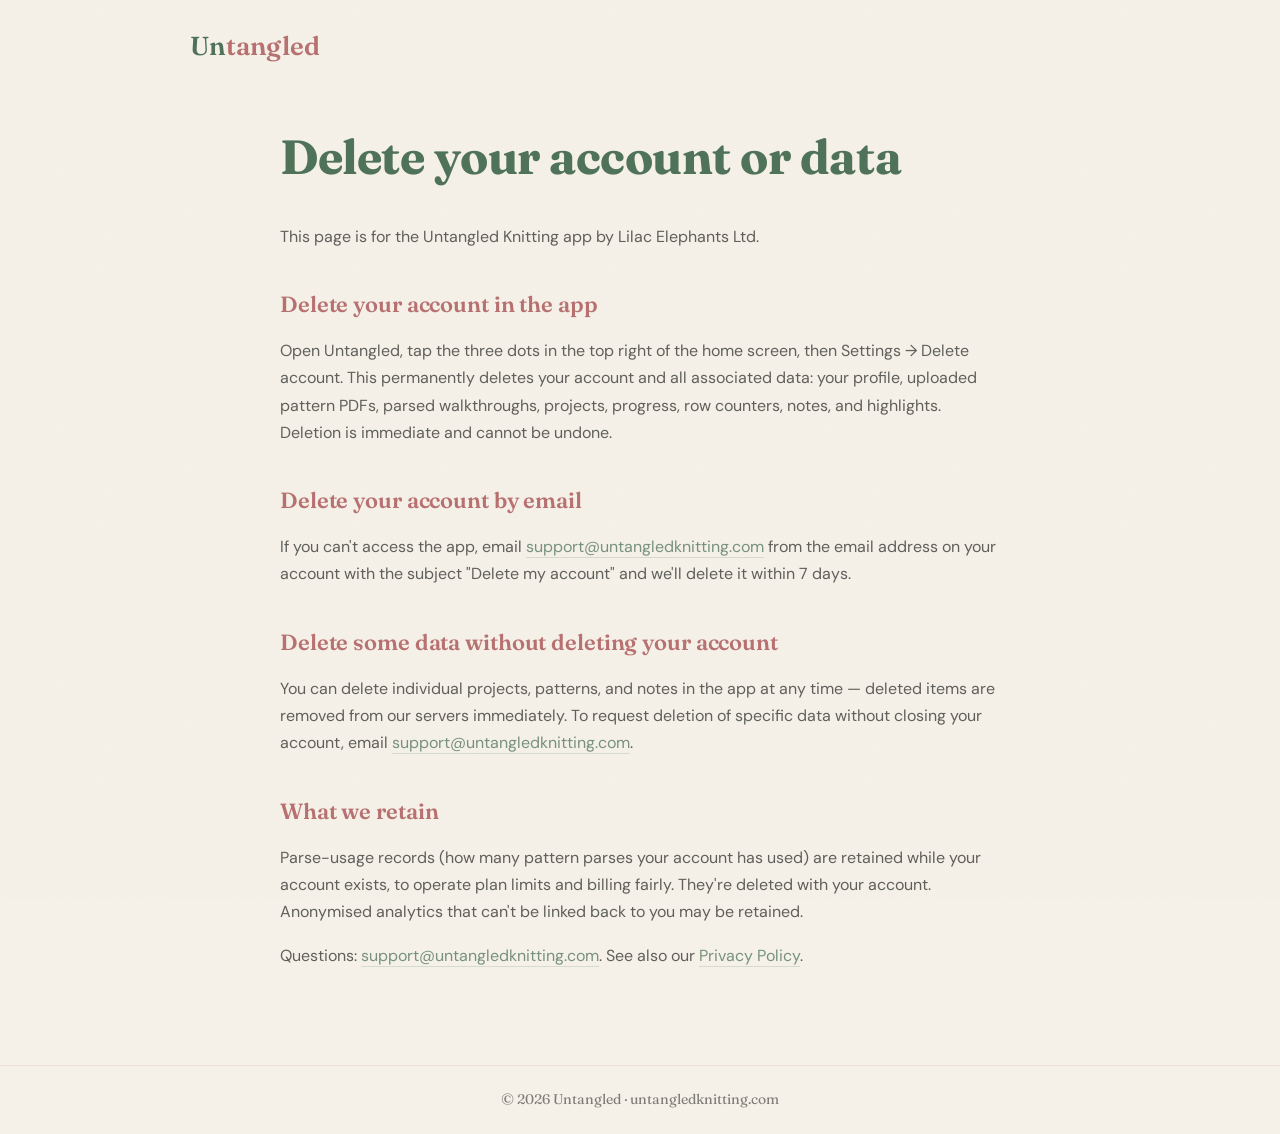
<file: delete-account.html>
<!DOCTYPE html>
<html lang="en">

<head>
  <meta charset="UTF-8">
  <meta name="viewport" content="width=device-width, initial-scale=1.0">
  <title>Delete Your Account - Untangled</title>
  <link rel="icon" type="image/png" href="assets/favicon.png">
  <link href="https://fonts.googleapis.com/css2?family=Fraunces:wght@400;500;600;700&family=DM+Sans:wght@300;400;500&display=swap" rel="stylesheet">
  <link rel="stylesheet" href="assets/styles.css">
</head>

<body>

  <nav>
    <a class="wordmark" href="/">Un<span>tangled</span></a>
  </nav>

  <div class="container">
    <h1>Delete your account or data</h1>

    <p>This page is for the Untangled Knitting app by Lilac Elephants Ltd.</p>

    <h2>Delete your account in the app</h2>

    <p>Open Untangled, tap the three dots in the top right of the home screen, then Settings &rarr; Delete account. This
      permanently deletes your account and all associated data: your profile, uploaded pattern PDFs, parsed
      walkthroughs, projects, progress, row counters, notes, and highlights. Deletion is immediate and cannot be
      undone.</p>

    <h2>Delete your account by email</h2>

    <p>If you can't access the app, email <a href="mailto:support@untangledknitting.com">support@untangledknitting.com</a>
      from the email address on your account with the subject "Delete my account" and we'll delete it within 7 days.</p>

    <h2>Delete some data without deleting your account</h2>

    <p>You can delete individual projects, patterns, and notes in the app at any time &mdash; deleted items are removed
      from our servers immediately. To request deletion of specific data without closing your account, email
      <a href="mailto:support@untangledknitting.com">support@untangledknitting.com</a>.</p>

    <h2>What we retain</h2>

    <p>Parse-usage records (how many pattern parses your account has used) are retained while your account exists, to
      operate plan limits and billing fairly. They're deleted with your account. Anonymised analytics that can't be
      linked back to you may be retained.</p>

    <p>Questions: <a href="mailto:support@untangledknitting.com">support@untangledknitting.com</a>. See also our
      <a href="/privacy-policy/">Privacy Policy</a>.</p>

  </div>

  <footer>© 2026 Untangled · untangledknitting.com</footer>

</body>

</html>
</file>
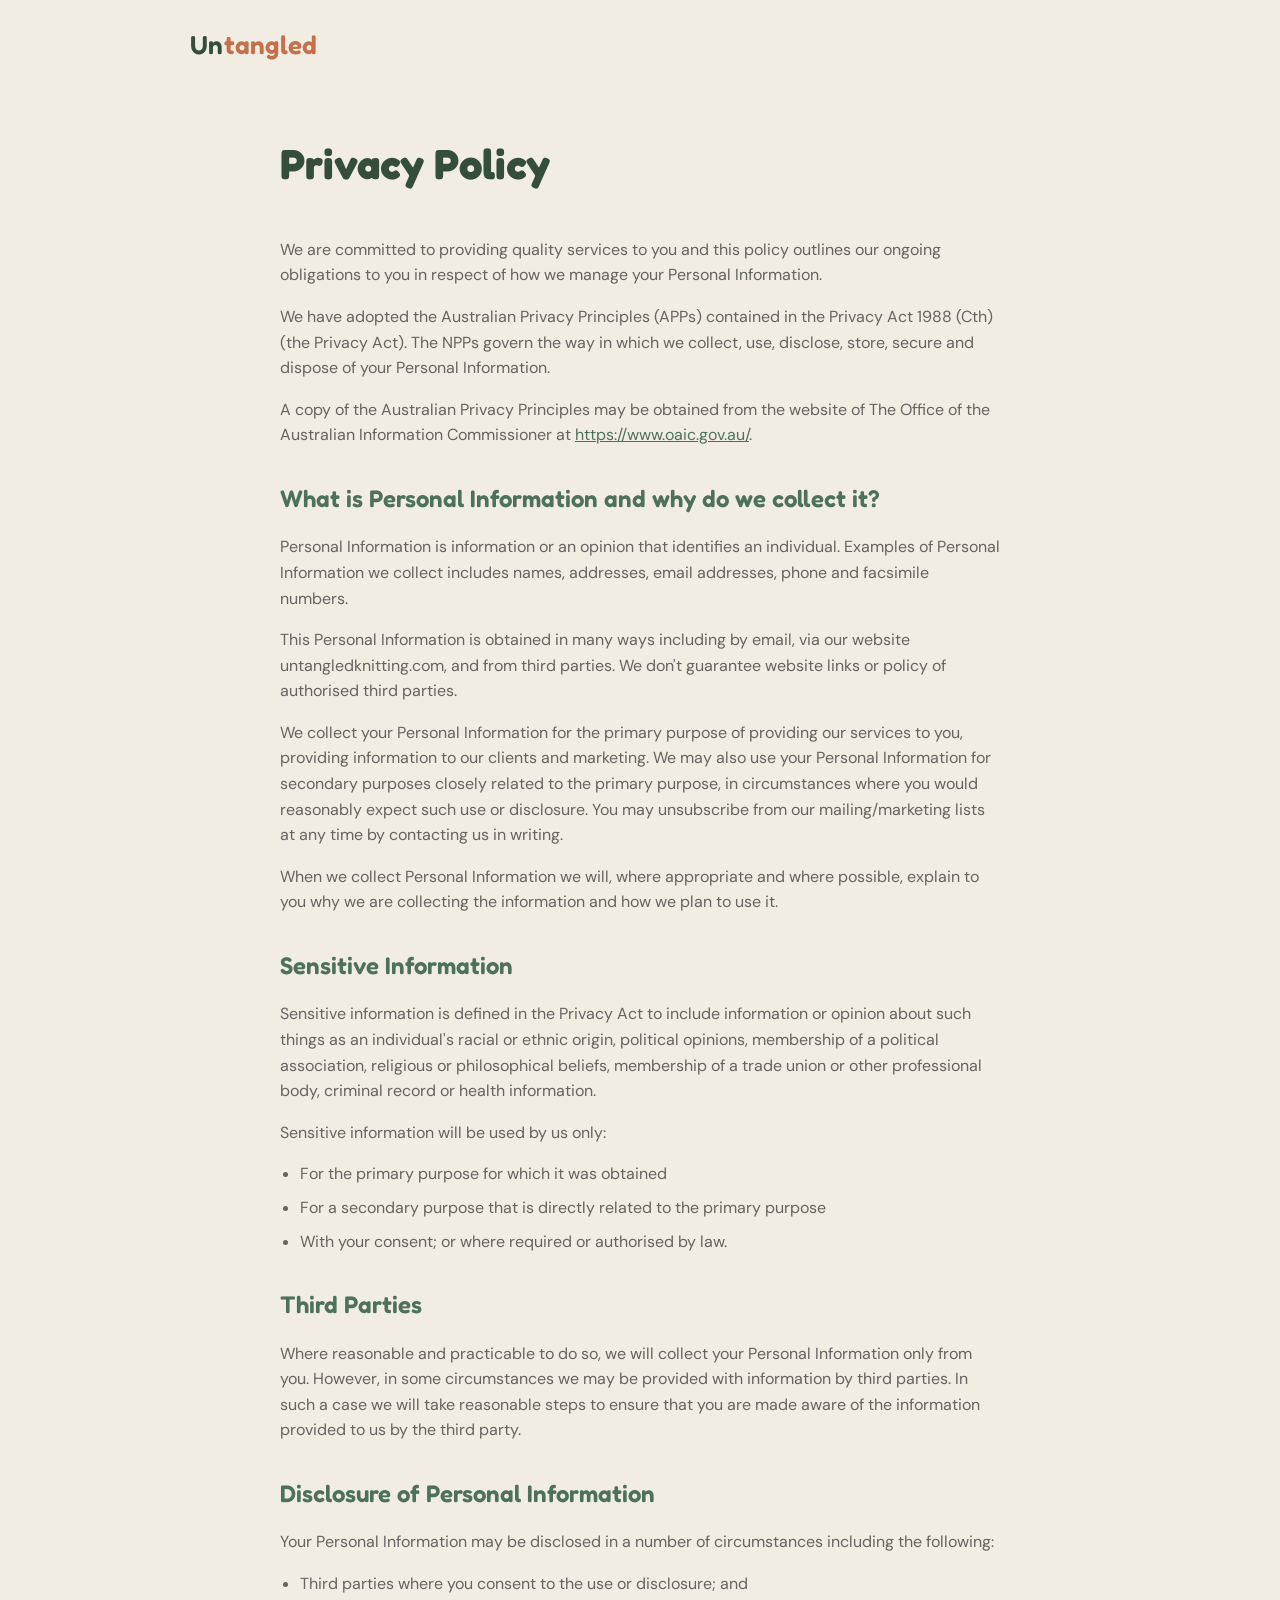
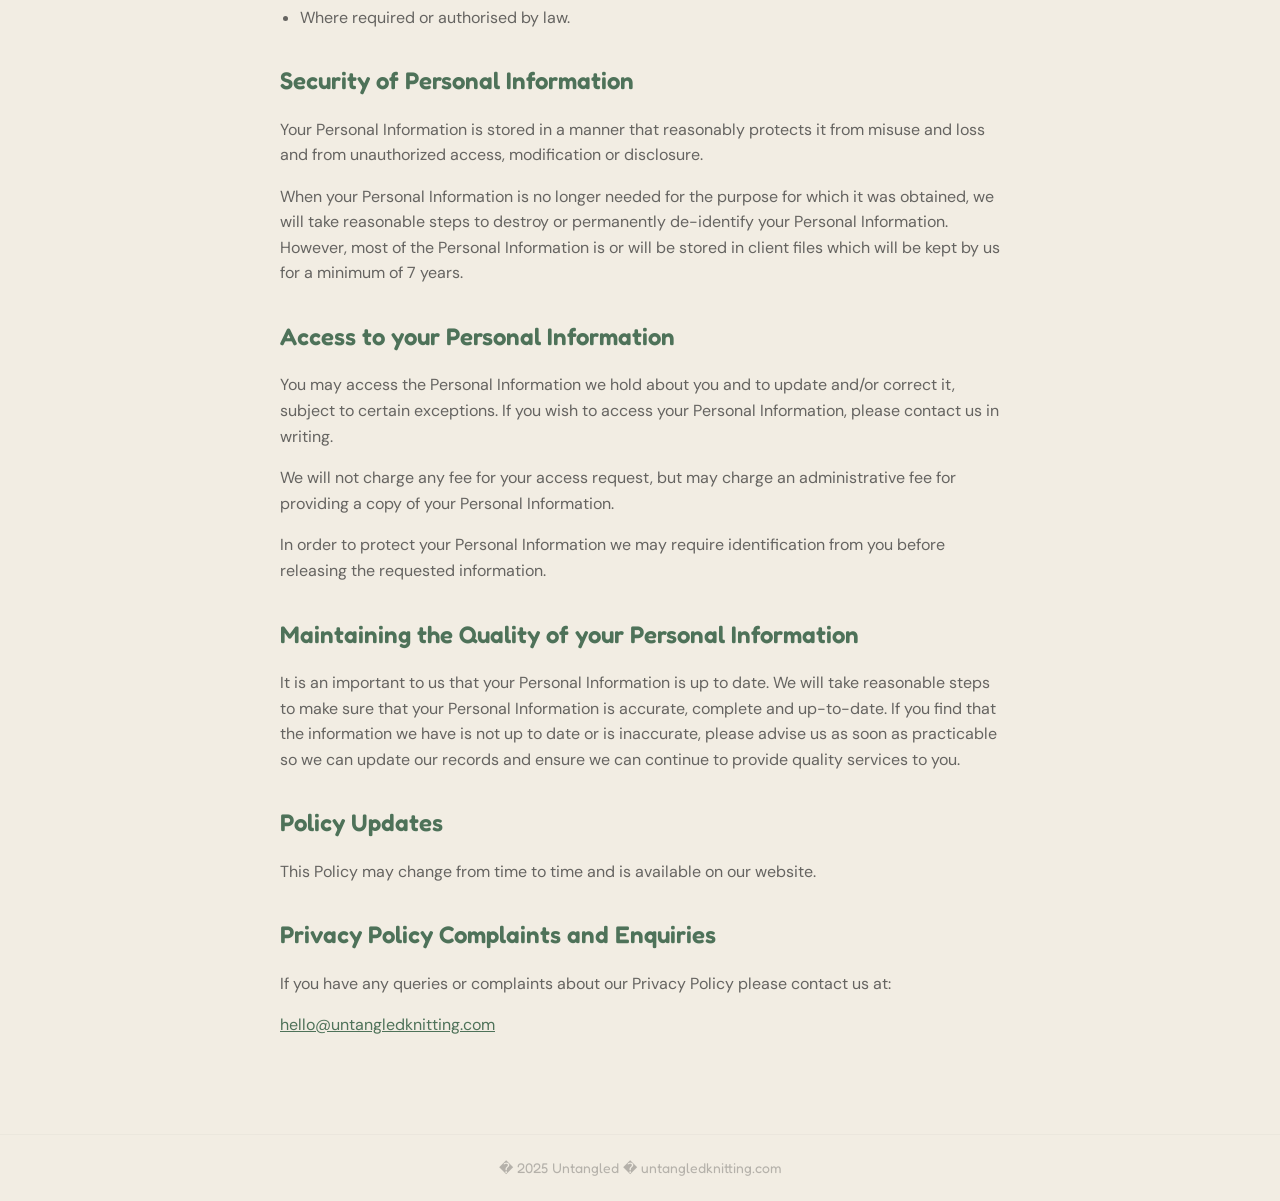
<file: privacy-policy.html>
<!DOCTYPE html>
<html lang="en">
<head>
<meta charset="UTF-8">
<meta name="viewport" content="width=device-width, initial-scale=1.0">
<title>Privacy Policy - Untangled</title>
<link rel="icon" type="image/png" href="https://cdn.shopify.com/s/files/1/0837/8892/3180/files/favicon.png?v=1772689328">
<link href="https://fonts.googleapis.com/css2?family=Fredoka:wght@400;500;600;700&family=DM+Sans:wght@300;400;500&display=swap" rel="stylesheet">
<style>
  :root {
    --parchment:  #F2EDE3;
    --surface:    #FAF7F2;
    --sage:       #4E7259;
    --sage-dark:  #354E3C;
    --ink:        #2A2A2A;
    --ink-mid:    rgba(42,42,42,0.7);
  }

  * { margin: 0; padding: 0; box-sizing: border-box; }

  body {
    background: var(--parchment);
    color: var(--ink);
    font-family: 'DM Sans', sans-serif;
    -webkit-font-smoothing: antialiased;
    line-height: 1.6;
  }

  nav {
    padding: 24px 40px;
    display: flex; align-items: center; justify-content: space-between;
    max-width: 980px; margin: 0 auto;
  }

  .wordmark {
    font-family: 'Fredoka', sans-serif;
    font-size: 26px; font-weight: 600;
    color: var(--sage-dark); letter-spacing: 0.01em;
    text-decoration: none;
  }
  .wordmark span { color: #C4704A; }

  .container {
    max-width: 800px;
    margin: 0 auto;
    padding: 40px 40px 80px;
  }

  h1 {
    font-family: 'Fredoka', sans-serif;
    font-size: 42px;
    font-weight: 700;
    color: var(--sage-dark);
    margin-bottom: 40px;
  }

  h2 {
    font-family: 'Fredoka', sans-serif;
    font-size: 24px;
    font-weight: 600;
    color: var(--sage);
    margin-top: 32px;
    margin-bottom: 16px;
  }

  p {
    font-size: 16px;
    color: var(--ink-mid);
    margin-bottom: 16px;
  }

  ul {
    margin-left: 20px;
    margin-bottom: 16px;
  }

  li {
    font-size: 16px;
    color: var(--ink-mid);
    margin-bottom: 8px;
  }

  a {
    color: var(--sage);
    text-decoration: underline;
  }

  a:hover {
    color: var(--sage-dark);
  }

  footer {
    border-top: 1px solid rgba(42,42,42,0.1);
    padding: 22px 40px;
    text-align: center;
    font-family: 'Fredoka', sans-serif;
    font-size: 14px;
    color: var(--ink);
    opacity: 0.3;
  }

  @media (max-width: 680px) {
    nav { padding: 18px 24px; }
    .container { padding: 36px 24px 64px; }
    h1 { font-size: 32px; }
    h2 { font-size: 20px; }
  }
</style>
</head>
<body>

  <nav>
    <a class="wordmark" href="index.html">Un<span>tangled</span></a>
  </nav>

  <div class="container">
    <h1>Privacy Policy</h1>

    <p>We are committed to providing quality services to you and this policy outlines our ongoing obligations to you in respect of how we manage your Personal Information.</p>

    <p>We have adopted the Australian Privacy Principles (APPs) contained in the Privacy Act 1988 (Cth) (the Privacy Act). The NPPs govern the way in which we collect, use, disclose, store, secure and dispose of your Personal Information.</p>

    <p>A copy of the Australian Privacy Principles may be obtained from the website of The Office of the Australian Information Commissioner at <a href="https://www.oaic.gov.au/" target="_blank" rel="noopener">https://www.oaic.gov.au/</a>.</p>

    <h2>What is Personal Information and why do we collect it?</h2>

    <p>Personal Information is information or an opinion that identifies an individual. Examples of Personal Information we collect includes names, addresses, email addresses, phone and facsimile numbers.</p>

    <p>This Personal Information is obtained in many ways including by email, via our website untangledknitting.com, and from third parties. We don't guarantee website links or policy of authorised third parties.</p>

    <p>We collect your Personal Information for the primary purpose of providing our services to you, providing information to our clients and marketing. We may also use your Personal Information for secondary purposes closely related to the primary purpose, in circumstances where you would reasonably expect such use or disclosure. You may unsubscribe from our mailing/marketing lists at any time by contacting us in writing.</p>

    <p>When we collect Personal Information we will, where appropriate and where possible, explain to you why we are collecting the information and how we plan to use it.</p>

    <h2>Sensitive Information</h2>

    <p>Sensitive information is defined in the Privacy Act to include information or opinion about such things as an individual's racial or ethnic origin, political opinions, membership of a political association, religious or philosophical beliefs, membership of a trade union or other professional body, criminal record or health information.</p>

    <p>Sensitive information will be used by us only:</p>

    <ul>
      <li>For the primary purpose for which it was obtained</li>
      <li>For a secondary purpose that is directly related to the primary purpose</li>
      <li>With your consent; or where required or authorised by law.</li>
    </ul>

    <h2>Third Parties</h2>

    <p>Where reasonable and practicable to do so, we will collect your Personal Information only from you. However, in some circumstances we may be provided with information by third parties. In such a case we will take reasonable steps to ensure that you are made aware of the information provided to us by the third party.</p>

    <h2>Disclosure of Personal Information</h2>

    <p>Your Personal Information may be disclosed in a number of circumstances including the following:</p>

    <ul>
      <li>Third parties where you consent to the use or disclosure; and</li>
      <li>Where required or authorised by law.</li>
    </ul>

    <h2>Security of Personal Information</h2>

    <p>Your Personal Information is stored in a manner that reasonably protects it from misuse and loss and from unauthorized access, modification or disclosure.</p>

    <p>When your Personal Information is no longer needed for the purpose for which it was obtained, we will take reasonable steps to destroy or permanently de-identify your Personal Information. However, most of the Personal Information is or will be stored in client files which will be kept by us for a minimum of 7 years.</p>

    <h2>Access to your Personal Information</h2>

    <p>You may access the Personal Information we hold about you and to update and/or correct it, subject to certain exceptions. If you wish to access your Personal Information, please contact us in writing.</p>

    <p>We will not charge any fee for your access request, but may charge an administrative fee for providing a copy of your Personal Information.</p>

    <p>In order to protect your Personal Information we may require identification from you before releasing the requested information.</p>

    <h2>Maintaining the Quality of your Personal Information</h2>

    <p>It is an important to us that your Personal Information is up to date. We  will  take reasonable steps to make sure that your Personal Information is accurate, complete and up-to-date. If you find that the information we have is not up to date or is inaccurate, please advise us as soon as practicable so we can update our records and ensure we can continue to provide quality services to you.</p>

    <h2>Policy Updates</h2>

    <p>This Policy may change from time to time and is available on our website.</p>

    <h2>Privacy Policy Complaints and Enquiries</h2>

    <p>If you have any queries or complaints about our Privacy Policy please contact us at:</p>

    <p><a href="mailto:hello@untangledknitting.com">hello@untangledknitting.com</a></p>
  </div>

  <footer>� 2025 Untangled � untangledknitting.com</footer>

</body>
</html>
</file>
<file: assets/styles.css>
:root {
  --background: #F5F1E8;
  --surface: #FFFFFF;
  --surface-muted: #D4CEC2;
  --surface-soft: rgba(255,255,255,0.7);
  --surface-strong: rgba(255,255,255,0.8);
  --surface-overlay: rgba(255,255,255,0.08);
  --primary: #4E7259;
  --primary-muted: rgba(90,122,104,0.07);
  --primary-muted-strong: rgba(90,122,104,0.15);
  --primary-strong: rgba(90,122,104,0.9);
  --primary-border: rgba(90,122,104,0.25);
  --accent: #B87070;
  --text-primary: #2E2F2C;
  --text-muted: #6D6B67;
  --border: #E8D5CA;
  --text-muted-35: rgba(46,47,44,0.35);
  --text-muted-20: rgba(46,47,44,0.2);
  --text-muted-18: rgba(46,47,44,0.18);
  --text-muted-10: rgba(46,47,44,0.1);
}

* { margin: 0; padding: 0; box-sizing: border-box; }
html { scroll-behavior: smooth; }

body {
  background: var(--background);
  color: var(--text-primary);
  font-family: 'DM Sans', sans-serif;
  -webkit-font-smoothing: antialiased;
  line-height: 1.7;
  overflow-x: hidden;
}

body::before {
  content: '';
  position: fixed; inset: 0; pointer-events: none; z-index: 500;
  opacity: 0.4;
  background-image: url("data:image/svg+xml,%3Csvg xmlns='http://www.w3.org/2000/svg' width='256' height='256'%3E%3Cfilter id='g'%3E%3CfeTurbulence type='fractalNoise' baseFrequency='0.8' numOctaves='4' stitchTiles='stitch'/%3E%3C/filter%3E%3Crect width='256' height='256' filter='url(%23g)' opacity='0.055'/%3E%3C/svg%3E");
}

nav {
  padding: 24px 40px;
  display: flex; align-items: center; justify-content: space-between;
  max-width: 980px; margin: 0 auto;
}

.wordmark {
  font-family: 'Fraunces', serif;
  font-size: 26px; font-weight: 600;
  color: var(--primary); letter-spacing: 0.01em;
  text-decoration: none;
}
.wordmark span { color: var(--accent); }

footer {
  border-top: 1px solid var(--border);
  padding: 22px 40px;
  text-align: center;
  font-family: 'Fraunces', serif;
  font-size: 14px;
  color: var(--text-primary);
  opacity: 0.6;
}

.container {
  max-width: 800px;
  margin: 0 auto;
  padding: 40px 40px 80px;
}

.container h1 {
  font-family: 'Fraunces', serif;
  font-size: clamp(36px, 5vw, 48px);
  font-weight: 700;
  line-height: 1.05;
  letter-spacing: -0.01em;
  color: var(--primary);
  margin-bottom: 40px;
}

.container h2 {
  font-family: 'Fraunces', serif;
  font-size: 22px;
  font-weight: 600;
  color: var(--accent);
  margin-top: 36px;
  margin-bottom: 14px;
  letter-spacing: -0.005em;
}

.container p {
  font-size: 16px;
  color: var(--text-primary);
  opacity: 0.75;
  margin-bottom: 16px;
}

.container ul {
  margin-left: 20px;
  margin-bottom: 16px;
}

.container li {
  font-size: 16px;
  color: var(--text-primary);
  opacity: 0.75;
  margin-bottom: 8px;
}

.container a {
  color: var(--primary);
  text-decoration: none;
  border-bottom: 1px solid var(--primary-border);
  transition: color 0.18s, border-color 0.18s;
}

.container a:hover {
  color: var(--primary-strong);
  border-color: var(--primary);
}

@media (max-width: 680px) {
  nav { padding: 18px 24px; }
  footer { padding: 18px 24px; }
  .container { padding: 36px 24px 64px; }
  .container h2 { font-size: 20px; }
}
</file>
